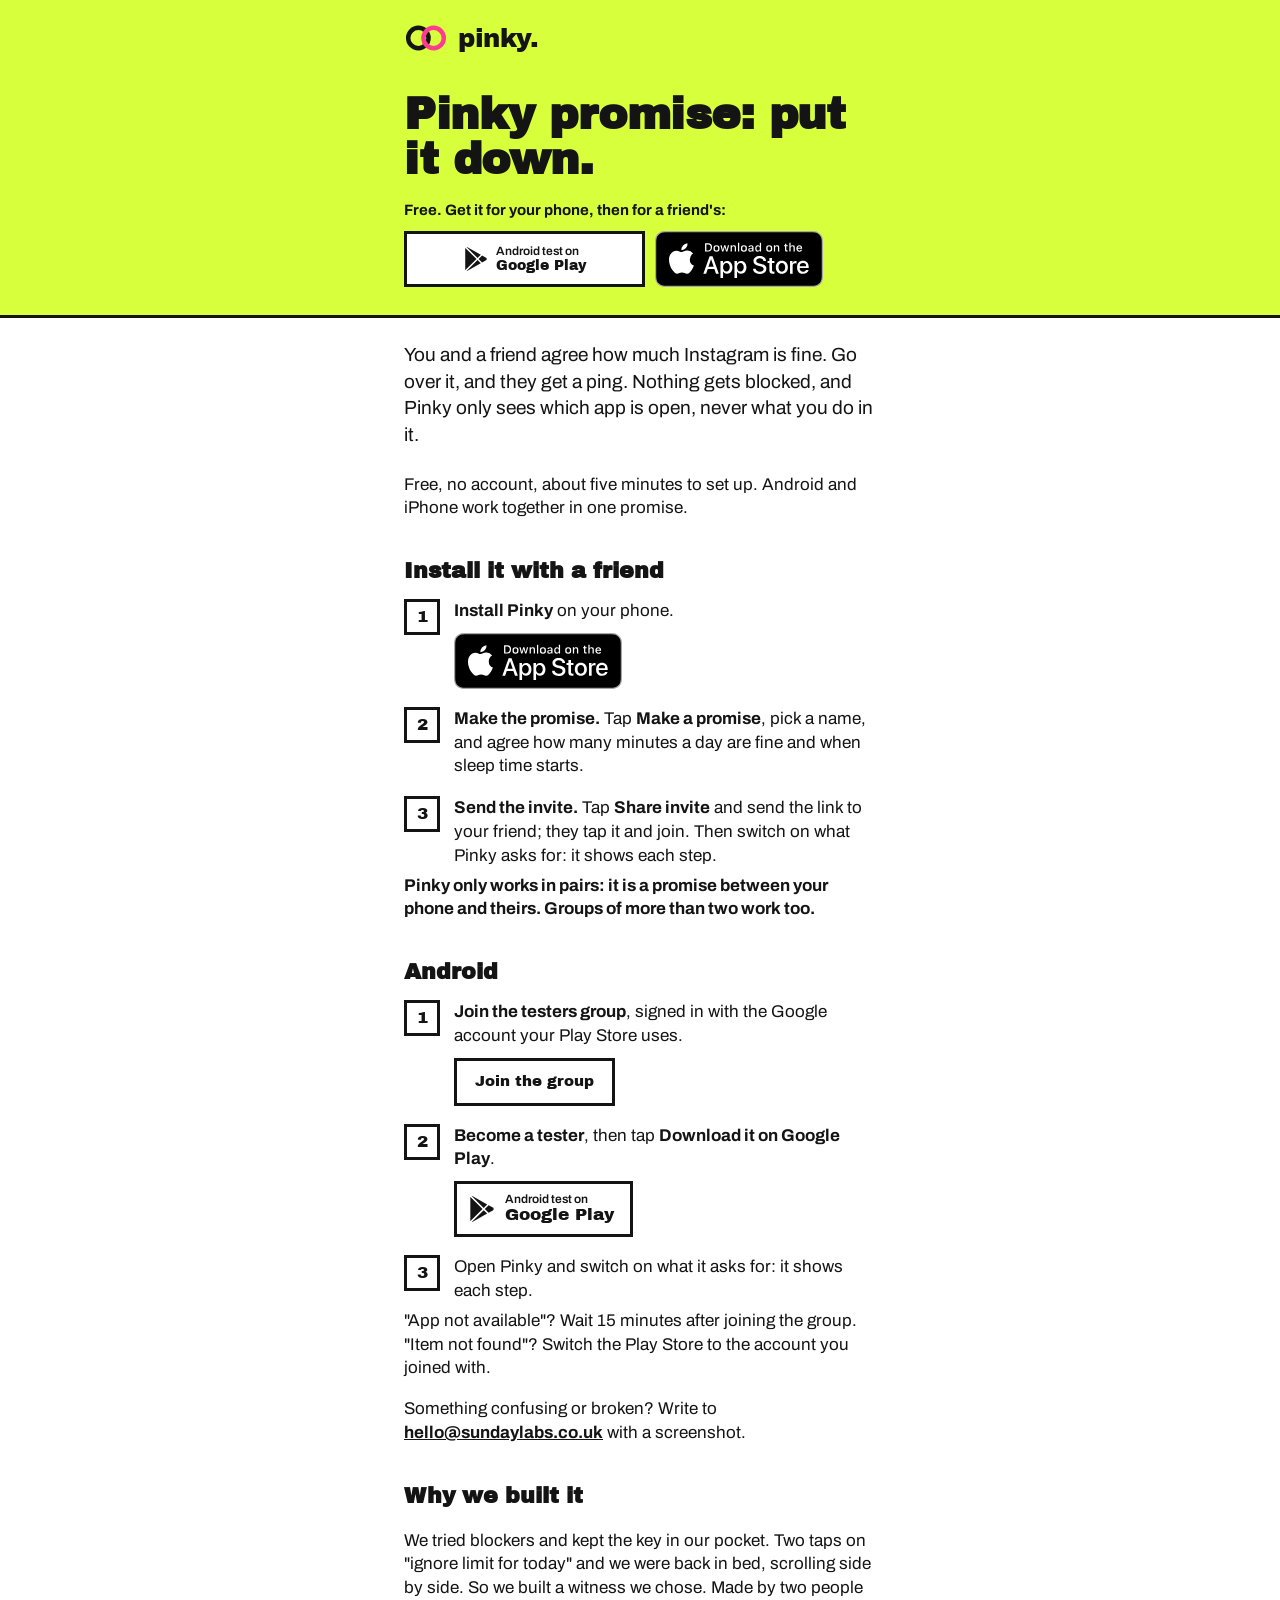
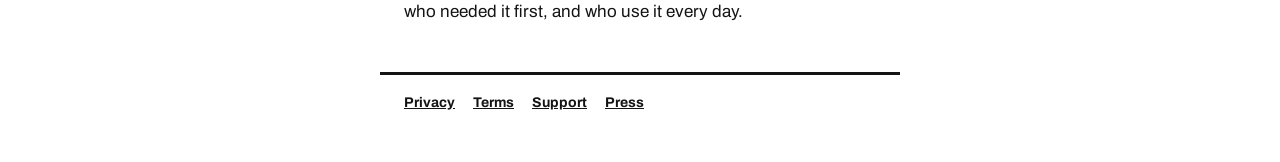
<file: index.html>
<!doctype html>
<html lang="en">
<head>
<meta charset="utf-8">
<meta name="viewport" content="width=device-width, initial-scale=1">
<title>Pinky: put it down</title>
<meta name="description" content="Pinky promise: put it down. Two of you agree how much Instagram is fine; go over it and the other one knows.">
<meta property="og:title" content="Pinky promise: put it down.">
<meta property="og:description" content="Two of you agree how much Instagram is fine. Go over it, and the other one knows.">
<meta property="og:image" content="https://pinkypromise.social/og.png">
<meta property="og:type" content="website">
<meta name="twitter:card" content="summary_large_image">
<meta name="theme-color" content="#D7FF3B">
<link rel="icon" href="icon.png">
<link rel="stylesheet" href="pinky.css?v=9">
</head>
<body data-stage="ios">
<header class="band lime">
  <div class="wrap brand">
    <svg class="rings" viewBox="0 0 34 22" aria-hidden="true"><circle cx="11" cy="11" r="8"/><circle cx="23" cy="11" r="8"/></svg>
    <span class="word">pinky.</span>
  </div>
  <div class="wrap">
    <h1>Pinky promise: put it down.</h1>
    <p class="pick"><span class="test">Free, in testing. Get it for your phone:</span><span class="live">Free. Get it for your phone, then for a friend's:</span></p>
  <div class="stores">
    <a class="box store test android" href="#android"><svg viewBox="0 0 24 24" aria-hidden="true"><path d="M22.018 13.298l-3.919 2.218-3.515-3.493 3.543-3.521 3.891 2.202a1.49 1.49 0 0 1 0 2.594zM1.337.924a1.486 1.486 0 0 0-.112.568v21.017c0 .217.045.419.124.6l11.155-11.087L1.337.924zm12.207 10.065l3.258-3.238L3.45.195a1.466 1.466 0 0 0-.946-.179l11.04 10.973zm0 2.067l-11 10.933c.298.036.612-.016.906-.183l13.324-7.54-3.23-3.21z"/></svg><span><small>Android test on</small>Google Play</span></a>
    <a class="box store test ios" href="https://testflight.apple.com/join/GpgY6eTr"><svg viewBox="0 0 24 24" aria-hidden="true"><path d="M2 21l21-9L2 3v7l15 2-15 2z"/></svg><span><small>iPhone test on</small>TestFlight</span></a>
    <a class="badge live android" href="https://play.google.com/store/apps/details?id=com.instablock.app"><img src="badges/google-play.png" alt="Get it on Google Play"></a>
    <a class="badge live ios" href="https://apps.apple.com/app/id6824449904"><img src="badges/app-store.svg" alt="Download on the App Store"></a>
  </div>
  </div>
</header>
<main class="wrap">
  <p class="lead">You and a friend agree how much Instagram is fine. Go over it, and they get a ping. Nothing gets blocked, and Pinky only sees which app is open, never what you do in it.</p>
  <p class="test">Pinky is in testing: free, no account, about five minutes to set up. Android and iPhone work together in one promise.</p>
  <p class="live">Free, no account, about five minutes to set up. Android and iPhone work together in one promise.</p>

  <section id="pair" class="live">
    <h2>Install it with a friend</h2>
    <ol class="steps">
      <li><span class="n">1</span><div><b>Install Pinky</b> on your phone.
        <div class="stores">
          <a class="badge live android" href="https://play.google.com/store/apps/details?id=com.instablock.app"><img src="badges/google-play.png" alt="Get it on Google Play"></a>
          <a class="badge live ios" href="https://apps.apple.com/app/id6824449904"><img src="badges/app-store.svg" alt="Download on the App Store"></a>
        </div></div></li>
      <li><span class="n">2</span><div><b>Make the promise.</b> Tap <b>Make a promise</b>, pick a name, and agree how many minutes a day are fine and when sleep time starts.</div></li>
      <li><span class="n">3</span><div><b>Send the invite.</b> Tap <b>Share invite</b> and send the link to your friend; they tap it and join. Then switch on what Pinky asks for: it shows each step.</div></li>
    </ol>
    <p class="note">Pinky only works in pairs: it is a promise between your phone and theirs. Groups of more than two work too.</p>
  </section>

  <section id="android" class="test android">
    <h2>Android</h2>
    <ol class="steps">
      <li><span class="n">1</span><div><b>Join the testers group</b>, signed in with the Google account your Play Store uses.
        <a class="box" href="https://groups.google.com/g/pinky-testers">Join the group</a></div></li>
      <li><span class="n">2</span><div><b>Become a tester</b>, then tap <b>Download it on Google Play</b>.
        <a class="box store test android" href="https://play.google.com/apps/testing/com.instablock.app"><svg viewBox="0 0 24 24" aria-hidden="true"><path d="M22.018 13.298l-3.919 2.218-3.515-3.493 3.543-3.521 3.891 2.202a1.49 1.49 0 0 1 0 2.594zM1.337.924a1.486 1.486 0 0 0-.112.568v21.017c0 .217.045.419.124.6l11.155-11.087L1.337.924zm12.207 10.065l3.258-3.238L3.45.195a1.466 1.466 0 0 0-.946-.179l11.04 10.973zm0 2.067l-11 10.933c.298.036.612-.016.906-.183l13.324-7.54-3.23-3.21z"/></svg><span><small>Android test on</small>Google Play</span></a></div></li>
      <li><span class="n">3</span><div>Open Pinky and switch on what it asks for: it shows each step.</div></li>
    </ol>
    <p class="note">"App not available"? Wait 15 minutes after joining the group. "Item not found"? Switch the Play Store to the account you joined with.</p>
  </section>

  <section id="iphone" class="test ios">
    <h2>iPhone</h2>
    <ol class="steps">
      <li><span class="n">1</span><div>Install <b>TestFlight</b> from the App Store: Apple's app for trying apps before they're out. Pinky needs iOS 16 or newer.</div></li>
      <li><span class="n">2</span><div>Open the TestFlight link on your iPhone and tap <b>Accept</b>, then <b>Install</b>.
        <a class="box store test ios" href="https://testflight.apple.com/join/GpgY6eTr"><svg viewBox="0 0 24 24" aria-hidden="true"><path d="M2 21l21-9L2 3v7l15 2-15 2z"/></svg><span><small>iPhone test on</small>TestFlight</span></a></div></li>
      <li><span class="n">3</span><div>Open Pinky, allow <b>Screen Time</b>, pick Instagram and allow notifications.</div></li>
    </ol>
  </section>

  <h2 class="test">Then make the promise</h2>
  <p class="test">One of you taps <b>Make a promise</b> and sends the invite. The other taps the link and joins.</p>
  <p class="test">Something confusing or broken? Send a screenshot to <a href="mailto:hello@sundaylabs.co.uk">hello@sundaylabs.co.uk</a>, or use <b>Send Beta Feedback</b> in TestFlight.</p>
  <p class="live">Something confusing or broken? Write to <a href="mailto:hello@sundaylabs.co.uk">hello@sundaylabs.co.uk</a> with a screenshot.</p>
  <h2>Why we built it</h2>
  <p>We tried blockers and kept the key in our pocket. Two taps on "ignore limit for today" and we were back in bed, scrolling side by side. So we built a witness we chose. Made by two people who needed it first, and who use it every day.</p>
</main>
<script>
  // The steps for this phone first.
  if (/iPhone|iPad|iPod/.test(navigator.userAgent)) {
    var a = document.getElementById("android");
    a.parentNode.insertBefore(document.getElementById("iphone"), a);
  }
  // Campaign tags (utm_*) on this page's address travel to Google Play as the install referrer,
  // so Play Console's acquisition report says where an install came from. Nothing else is passed on.
  var utm = location.search.slice(1).split("&").filter(function (q) { return /^utm_[a-z]+=/.test(q); }).join("&");
  if (utm) {
    var links = document.querySelectorAll('a[href^="https://play.google.com/store/apps/details"]');
    for (var i = 0; i < links.length; i++) {
      var u = new URL(links[i].href); u.searchParams.set("referrer", utm); links[i].href = u.toString();
    }
  }
</script>
<footer class="wrap foot"><nav class="links"><a href="privacy/">Privacy</a><a href="terms/">Terms</a><a href="support/">Support</a><a href="press/">Press</a></nav></footer>
</body>
</html>
</file>
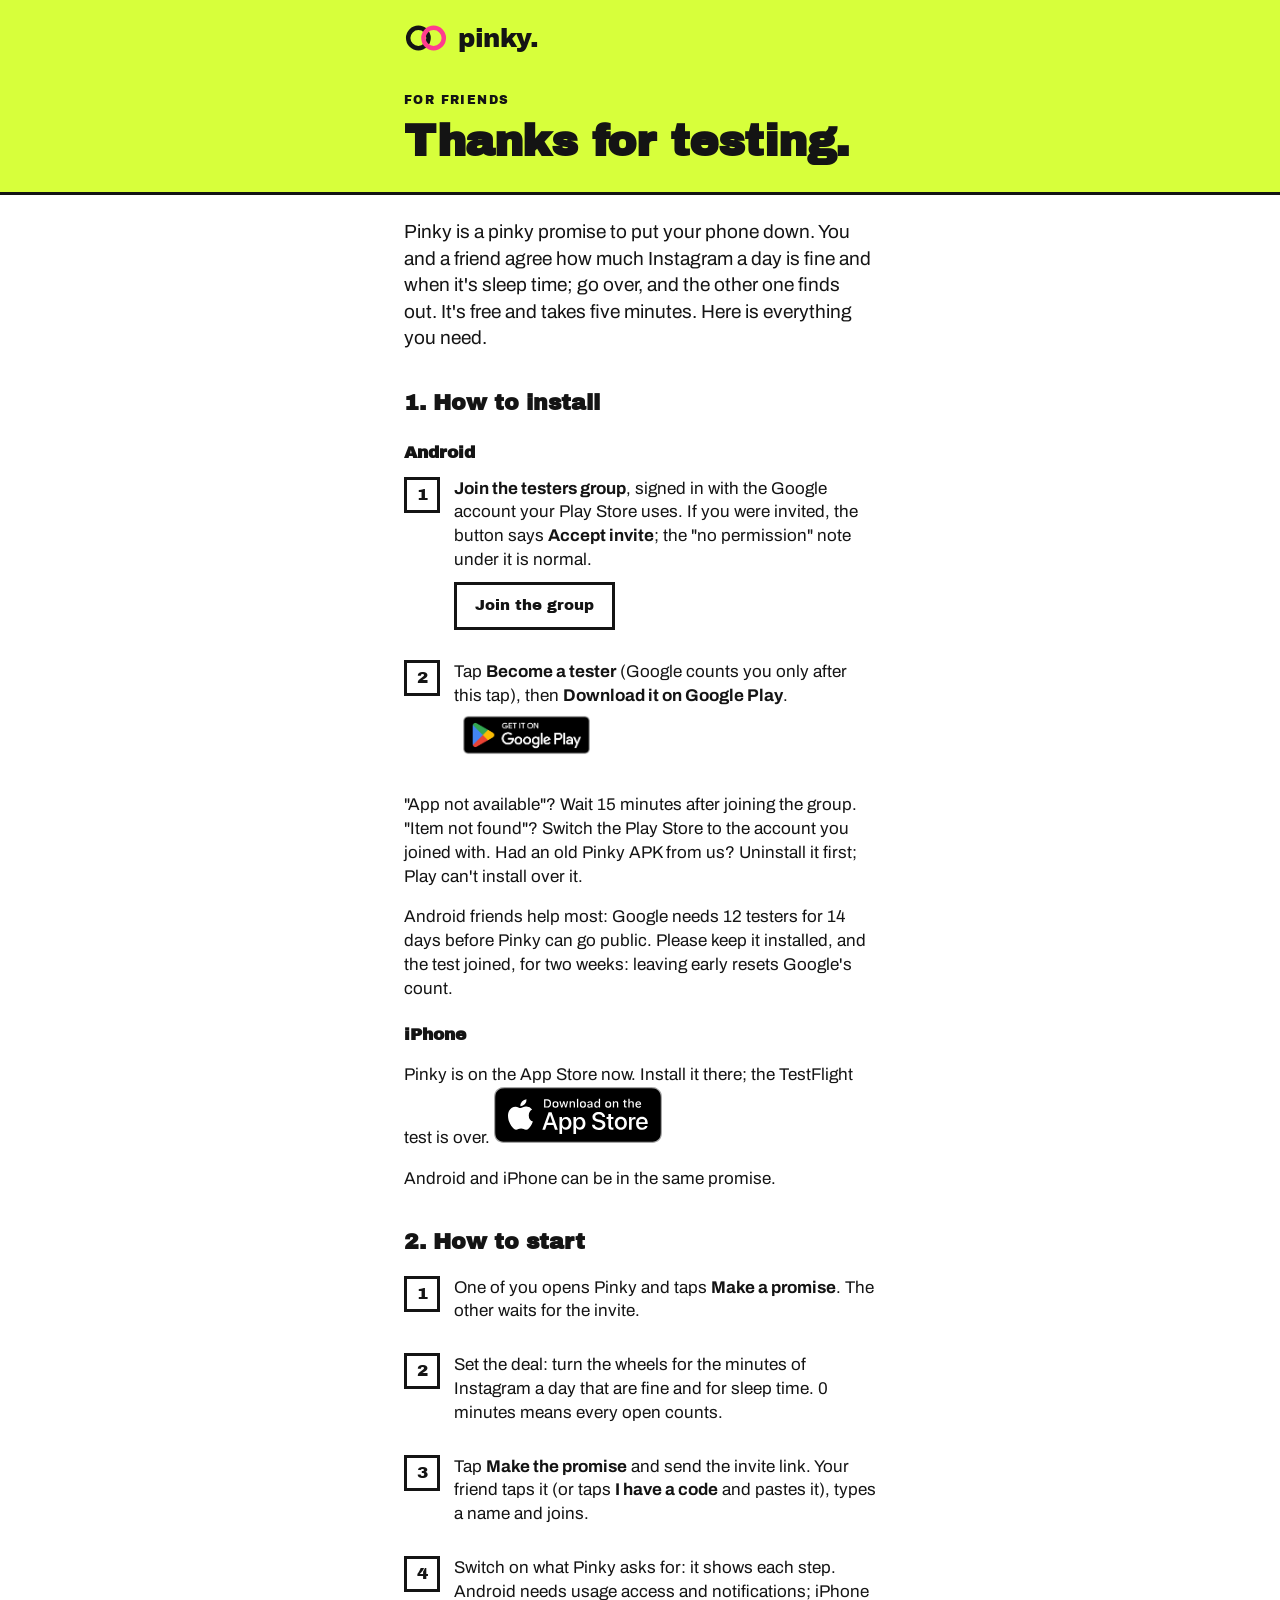
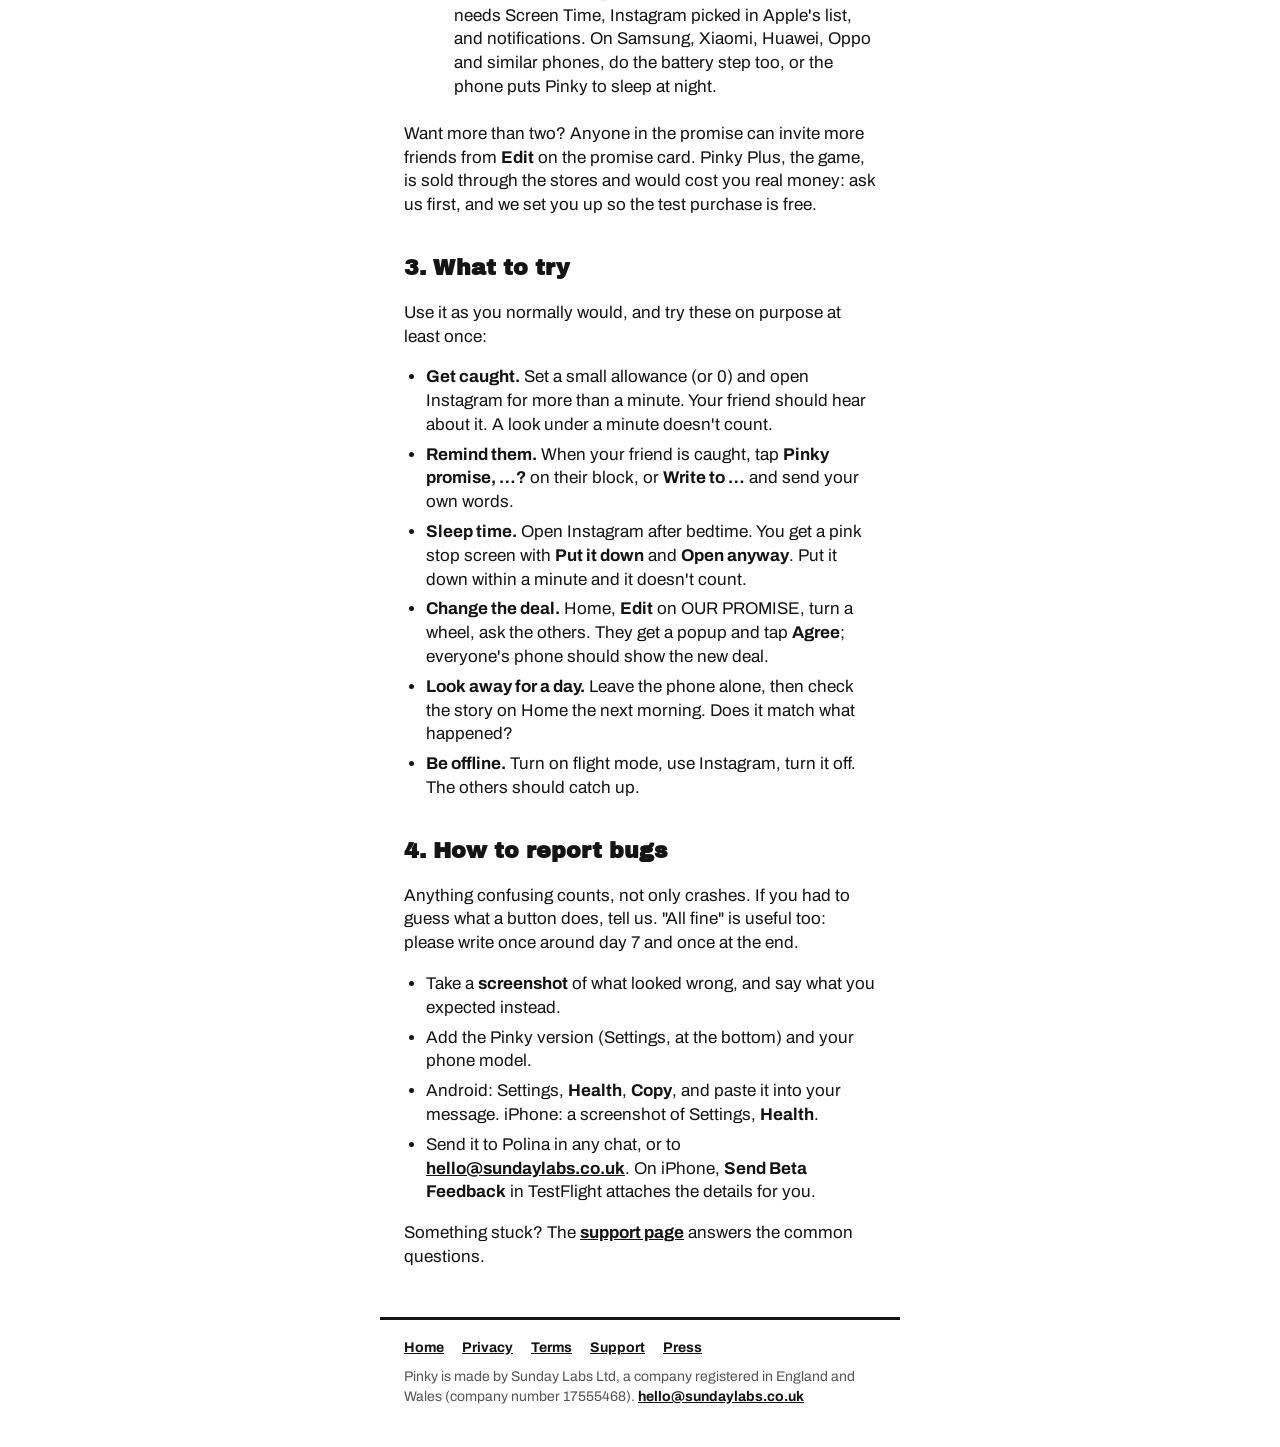
<file: friends/index.html>
<!doctype html>
<html lang="en">
<head>
<meta charset="utf-8">
<meta name="viewport" content="width=device-width, initial-scale=1">
<title>Pinky for friends</title>
<meta name="description" content="For friends testing Pinky: how to install it, how to start, what to try, and how to tell us what broke.">
<meta name="robots" content="noindex">
<meta property="og:title" content="Pinky for friends">
<meta property="og:description" content="Install it, make a promise with a friend, try to break it, tell us what broke.">
<meta property="og:image" content="https://pinkypromise.social/og.png">
<meta property="og:type" content="website">
<meta name="theme-color" content="#D7FF3B">
<link rel="icon" href="../icon.png">
<link rel="stylesheet" href="../pinky.css?v=8">
</head>
<body data-stage="ios">
<header class="band lime">
  <div class="wrap brand"><a class="home" href="../">
    <svg class="rings" viewBox="0 0 34 22" aria-hidden="true"><circle cx="11" cy="11" r="8"/><circle cx="23" cy="11" r="8"/></svg>
    <span class="word">pinky.</span></a>
  </div>
  <div class="wrap">
    <p class="kicker">For friends</p>
    <h1>Thanks for testing.</h1>
  </div>
</header>
<main class="wrap doc">

<p class="lead">Pinky is a pinky promise to put your phone down. You and a friend agree how much Instagram a day is fine and when it's sleep time; go over, and the other one finds out. It's free and takes five minutes. Here is everything you need.</p>

<h2>1. How to install</h2>
<h3>Android</h3>
<ol class="steps test android">
  <li><span class="n">1</span><div><b>Join the testers group</b>, signed in with the Google account your Play Store uses. If you were invited, the button says <b>Accept invite</b>; the "no permission" note under it is normal.
    <a class="box" href="https://groups.google.com/g/pinky-testers">Join the group</a></div></li>
  <li><span class="n">2</span><div>Tap <b>Become a tester</b> (Google counts you only after this tap), then <b>Download it on Google Play</b>.
    <a class="badge" href="https://play.google.com/apps/testing/com.instablock.app"><img src="../badges/google-play.png" alt="Get it on Google Play"></a></div></li>
</ol>
<p>"App not available"? Wait 15 minutes after joining the group. "Item not found"? Switch the Play Store to the account you joined with. Had an old Pinky APK from us? Uninstall it first; Play can't install over it.</p>
<p class="test android">Android friends help most: Google needs 12 testers for 14 days before Pinky can go public. Please keep it installed, and the test joined, for two weeks: leaving early resets Google's count.</p>

<p class="live android">Pinky is on Google Play now; the testers group is no longer needed.
  <a class="badge" href="https://play.google.com/store/apps/details?id=com.instablock.app"><img src="../badges/google-play.png" alt="Get it on Google Play"></a></p>

<h3>iPhone</h3>
<p class="live ios">Pinky is on the App Store now. Install it there; the TestFlight test is over.
  <a class="badge" href="https://apps.apple.com/app/id6824449904"><img src="../badges/app-store.svg" alt="Download on the App Store"></a></p>
<ol class="steps test ios">
  <li><span class="n">1</span><div>Install <b>TestFlight</b> from the App Store: Apple's app for trying apps before they're out. Pinky needs iOS 16 or newer.</div></li>
  <li><span class="n">2</span><div>Open the link on your iPhone and tap <b>Accept</b>, then <b>Install</b>.
    <a class="badge" href="https://testflight.apple.com/join/GpgY6eTr"><img src="../badges/app-store.svg" alt="Download on the App Store"></a></div></li>
</ol>
<p>Android and iPhone can be in the same promise.</p>

<h2>2. How to start</h2>
<ol class="steps">
  <li><span class="n">1</span><div>One of you opens Pinky and taps <b>Make a promise</b>. The other waits for the invite.</div></li>
  <li><span class="n">2</span><div>Set the deal: turn the wheels for the minutes of Instagram a day that are fine and for sleep time. 0 minutes means every open counts.</div></li>
  <li><span class="n">3</span><div>Tap <b>Make the promise</b> and send the invite link. Your friend taps it (or taps <b>I have a code</b> and pastes it), types a name and joins.</div></li>
  <li><span class="n">4</span><div>Switch on what Pinky asks for: it shows each step. Android needs usage access and notifications; iPhone needs Screen Time, Instagram picked in Apple's list, and notifications. On Samsung, Xiaomi, Huawei, Oppo and similar phones, do the battery step too, or the phone puts Pinky to sleep at night.</div></li>
</ol>
<p>Want more than two? Anyone in the promise can invite more friends from <b>Edit</b> on the promise card. Pinky Plus, the game, is sold through the stores and would cost you real money: ask us first, and we set you up so the test purchase is free.</p>

<h2>3. What to try</h2>
<p>Use it as you normally would, and try these on purpose at least once:</p>
<ul>
<li><b>Get caught.</b> Set a small allowance (or 0) and open Instagram for more than a minute. Your friend should hear about it. A look under a minute doesn't count.</li>
<li><b>Remind them.</b> When your friend is caught, tap <b>Pinky promise, …?</b> on their block, or <b>Write to …</b> and send your own words.</li>
<li><b>Sleep time.</b> Open Instagram after bedtime. You get a pink stop screen with <b>Put it down</b> and <b>Open anyway</b>. Put it down within a minute and it doesn't count.</li>
<li><b>Change the deal.</b> Home, <b>Edit</b> on OUR PROMISE, turn a wheel, ask the others. They get a popup and tap <b>Agree</b>; everyone's phone should show the new deal.</li>
<li><b>Look away for a day.</b> Leave the phone alone, then check the story on Home the next morning. Does it match what happened?</li>
<li><b>Be offline.</b> Turn on flight mode, use Instagram, turn it off. The others should catch up.</li>
</ul>

<h2>4. How to report bugs</h2>
<p>Anything confusing counts, not only crashes. If you had to guess what a button does, tell us. "All fine" is useful too: please write once around day 7 and once at the end.</p>
<ul>
<li>Take a <b>screenshot</b> of what looked wrong, and say what you expected instead.</li>
<li>Add the Pinky version (Settings, at the bottom) and your phone model.</li>
<li>Android: Settings, <b>Health</b>, <b>Copy</b>, and paste it into your message. iPhone: a screenshot of Settings, <b>Health</b>.</li>
<li>Send it to Polina in any chat, or to <a href="mailto:hello@sundaylabs.co.uk">hello@sundaylabs.co.uk</a>. On iPhone, <b>Send Beta Feedback</b> in TestFlight attaches the details for you.</li>
</ul>
<p>Something stuck? The <a href="../support/">support page</a> answers the common questions.</p>
</main>
<footer class="wrap foot"><nav class="links"><a href="../">Home</a><a href="../privacy/">Privacy</a><a href="../terms/">Terms</a><a href="../support/">Support</a><a href="../press/">Press</a></nav>
<p>Pinky is made by Sunday Labs Ltd, a company registered in England and Wales (company number 17555468). <a href="mailto:hello@sundaylabs.co.uk">hello@sundaylabs.co.uk</a></p></footer>
</body>
</html>
</file>
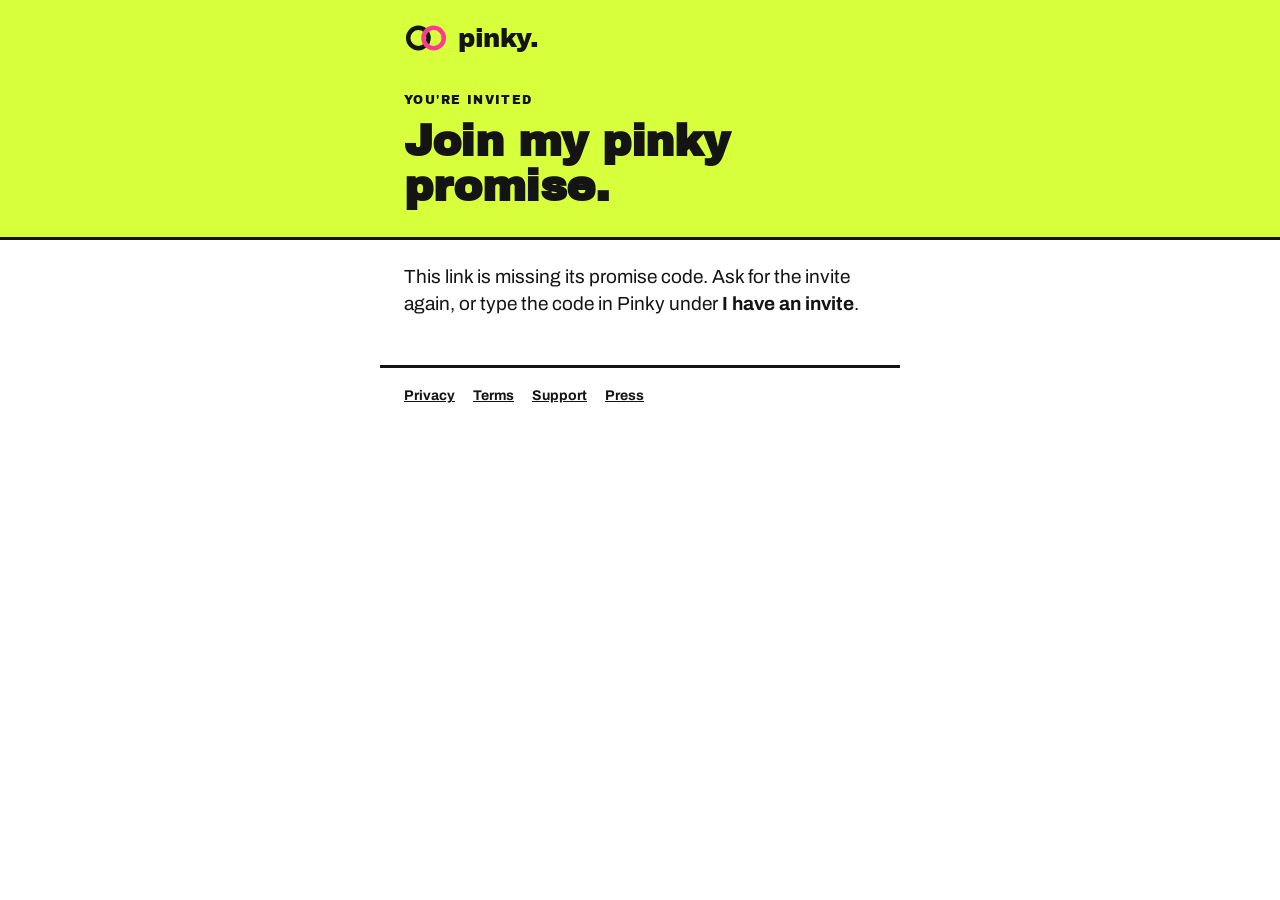
<file: j/index.html>
<!doctype html>
<html lang="en">
<head>
<meta charset="utf-8">
<meta name="viewport" content="width=device-width, initial-scale=1">
<meta name="robots" content="noindex">
<title>Join my pinky promise</title>
<meta name="description" content="Put it down, together. Agree how much Instagram is fine; go over it and the other one knows.">
<!-- Link previews. The promise code is after "#" in the link, so preview fetchers never see it. -->
<meta property="og:title" content="Join my pinky promise">
<meta property="og:description" content="Put it down, together. Agree how much Instagram is fine; go over it and the other one knows.">
<meta property="og:image" content="https://pinkypromise.social/og.png">
<meta property="og:image:width" content="1200">
<meta property="og:image:height" content="630">
<meta property="og:type" content="website">
<meta name="twitter:card" content="summary_large_image">
<meta name="theme-color" content="#D7FF3B">
<link rel="icon" href="../icon.png">
<link rel="stylesheet" href="../pinky.css?v=8">
</head>
<body data-stage="ios">
<header class="band lime">
  <div class="wrap brand">
    <svg class="rings" viewBox="0 0 34 22" aria-hidden="true"><circle cx="11" cy="11" r="8"/><circle cx="23" cy="11" r="8"/></svg>
    <span class="word">pinky.</span>
  </div>
  <div class="wrap">
    <p class="kicker">You're invited</p>
    <h1>Join my pinky promise.</h1>
  </div>
</header>

<main class="wrap">
  <section id="has-code" hidden>
    <p class="lead">The promise is a deal on how much Instagram is fine. Join, and if either of you goes over it, the other one knows.</p>

    <div class="code-box">
      <span class="label">Promise code</span>
      <span id="code" class="code"></span>
    </div>

    <a id="open" class="pill" href="#" hidden>Open in Pinky</a>

    <h2>No Pinky yet?</h2>
    <ol class="steps">
      <li>
        <span class="n">1</span>
        <div><b>Copy the invite</b>, so Pinky can find it after you install.
          <button id="copy" class="box" type="button">Copy the invite</button>
          <span id="copied" class="note" hidden>Copied.</span>
        </div>
      </li>
      <li>
        <span class="n">2</span>
        <div><b>Get Pinky.</b> It's free<span class="test ios">, in testing</span>:
          <div class="stores">
            <a id="play" class="box store test android" href="../#android"><svg viewBox="0 0 24 24" aria-hidden="true"><path d="M22.018 13.298l-3.919 2.218-3.515-3.493 3.543-3.521 3.891 2.202a1.49 1.49 0 0 1 0 2.594zM1.337.924a1.486 1.486 0 0 0-.112.568v21.017c0 .217.045.419.124.6l11.155-11.087L1.337.924zm12.207 10.065l3.258-3.238L3.45.195a1.466 1.466 0 0 0-.946-.179l11.04 10.973zm0 2.067l-11 10.933c.298.036.612-.016.906-.183l13.324-7.54-3.23-3.21z"/></svg><span><small>Android test on</small>Google Play</span></a>
            <a id="ios" class="box store test ios" href="https://testflight.apple.com/join/GpgY6eTr"><svg viewBox="0 0 24 24" aria-hidden="true"><path d="M2 21l21-9L2 3v7l15 2-15 2z"/></svg><span><small>iPhone test on</small>TestFlight</span></a>
            <a class="badge live android" id="play-live" href="https://play.google.com/store/apps/details?id=com.instablock.app"><img src="../badges/google-play.png" alt="Get it on Google Play"></a>
    <a class="badge live ios" id="ios-live" href="https://apps.apple.com/app/id6824449904"><img src="../badges/app-store.svg" alt="Download on the App Store"></a>
          </div>
          <span class="note test ios">Android: join the testers group, then tap Become a tester. iPhone: tap Accept, then Install.</span>
          <span class="note test android ios-only">Android: join the testers group, then tap Become a tester.</span>
        </div>
      </li>
      <li>
        <span class="n">3</span>
        <div>Open Pinky, tap <b>I have an invite</b>, then <b>Paste invite</b>.</div>
      </li>
    </ol>
  </section>

  <section id="no-code" hidden>
    <p class="lead">This link is missing its promise code. Ask for the invite again, or type the code in Pinky under <b>I have an invite</b>.</p>
  </section>
</main>

<footer class="wrap foot"><nav class="links"><a href="../privacy/">Privacy</a><a href="../terms/">Terms</a><a href="../support/">Support</a><a href="../press/">Press</a></nav></footer>

<script>
(function () {
  // The code is the promise's key: it lives only in the fragment and in this page.
  var ALPHABET = "ABCDEFGHJKLMNPQRSTUVWXYZ23456789";
  var raw = decodeURIComponent(location.hash.slice(1)).toUpperCase().replace(/[^A-Z0-9]/g, "");
  var ok = raw.length === 16 && raw.split("").every(function (c) { return ALPHABET.indexOf(c) >= 0; });
  if (!ok) { document.getElementById("no-code").hidden = false; return; }
  var code = raw.match(/.{4}/g).join("-");
  document.getElementById("has-code").hidden = false;
  document.getElementById("code").textContent = code;
  // "Open in Pinky" only where the code can't land in another app. On Android an intent URL names
  // the package, so only Pinky receives it (and without Pinky, Android opens its Play page). A bare
  // pinky:// link could be claimed by any app that registers the scheme, so iPhones (until
  // Universal Links are verified) and computers get "Copy the invite" + "Paste invite" instead.
  var open = document.getElementById("open");
  if (/Android/i.test(navigator.userAgent)) {
    open.href = "intent://join/" + code + "#Intent;scheme=pinky;package=com.instablock.app;end";
    open.hidden = false;
  }

  var invite = "Join my pinky promise: " + location.origin + location.pathname + "#" + code;
  var copied = document.getElementById("copied");
  document.getElementById("copy").addEventListener("click", function () {
    function done() { copied.hidden = false; }
    if (navigator.clipboard && navigator.clipboard.writeText) {
      navigator.clipboard.writeText(invite).then(done, fallback);
    } else { fallback(); }
    function fallback() {
      var t = document.createElement("textarea");
      t.value = invite; t.setAttribute("readonly", ""); t.style.position = "fixed"; t.style.opacity = "0";
      document.body.appendChild(t); t.select();
      try { document.execCommand("copy"); done(); } catch (e) {}
      document.body.removeChild(t);
    }
  });

  // The store for this phone first.
  if (/iPhone|iPad|iPod/.test(navigator.userAgent)) {
    var stores = document.querySelector(".stores");
    stores.insertBefore(document.getElementById("ios"), stores.firstChild);
    stores.insertBefore(document.getElementById("ios-live"), stores.firstChild);
  }
})();
</script>
</body>
</html>
</file>
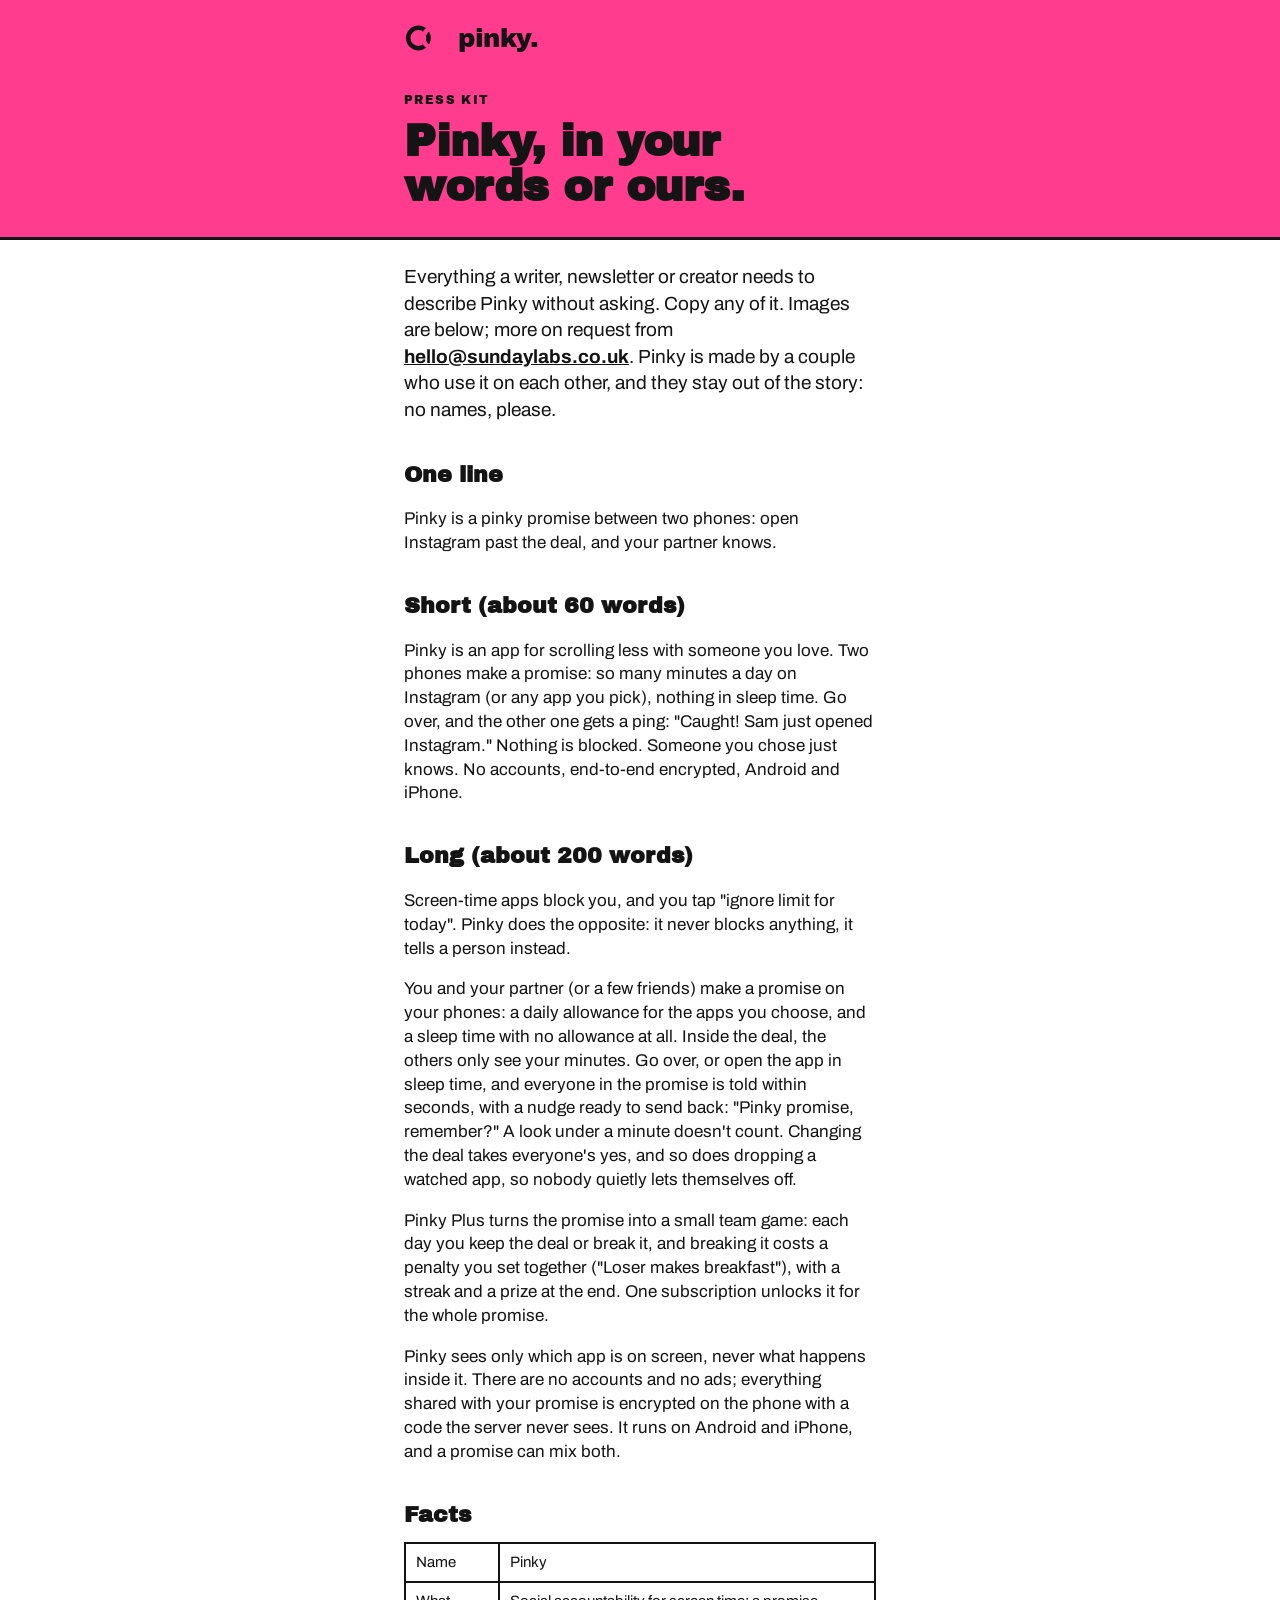
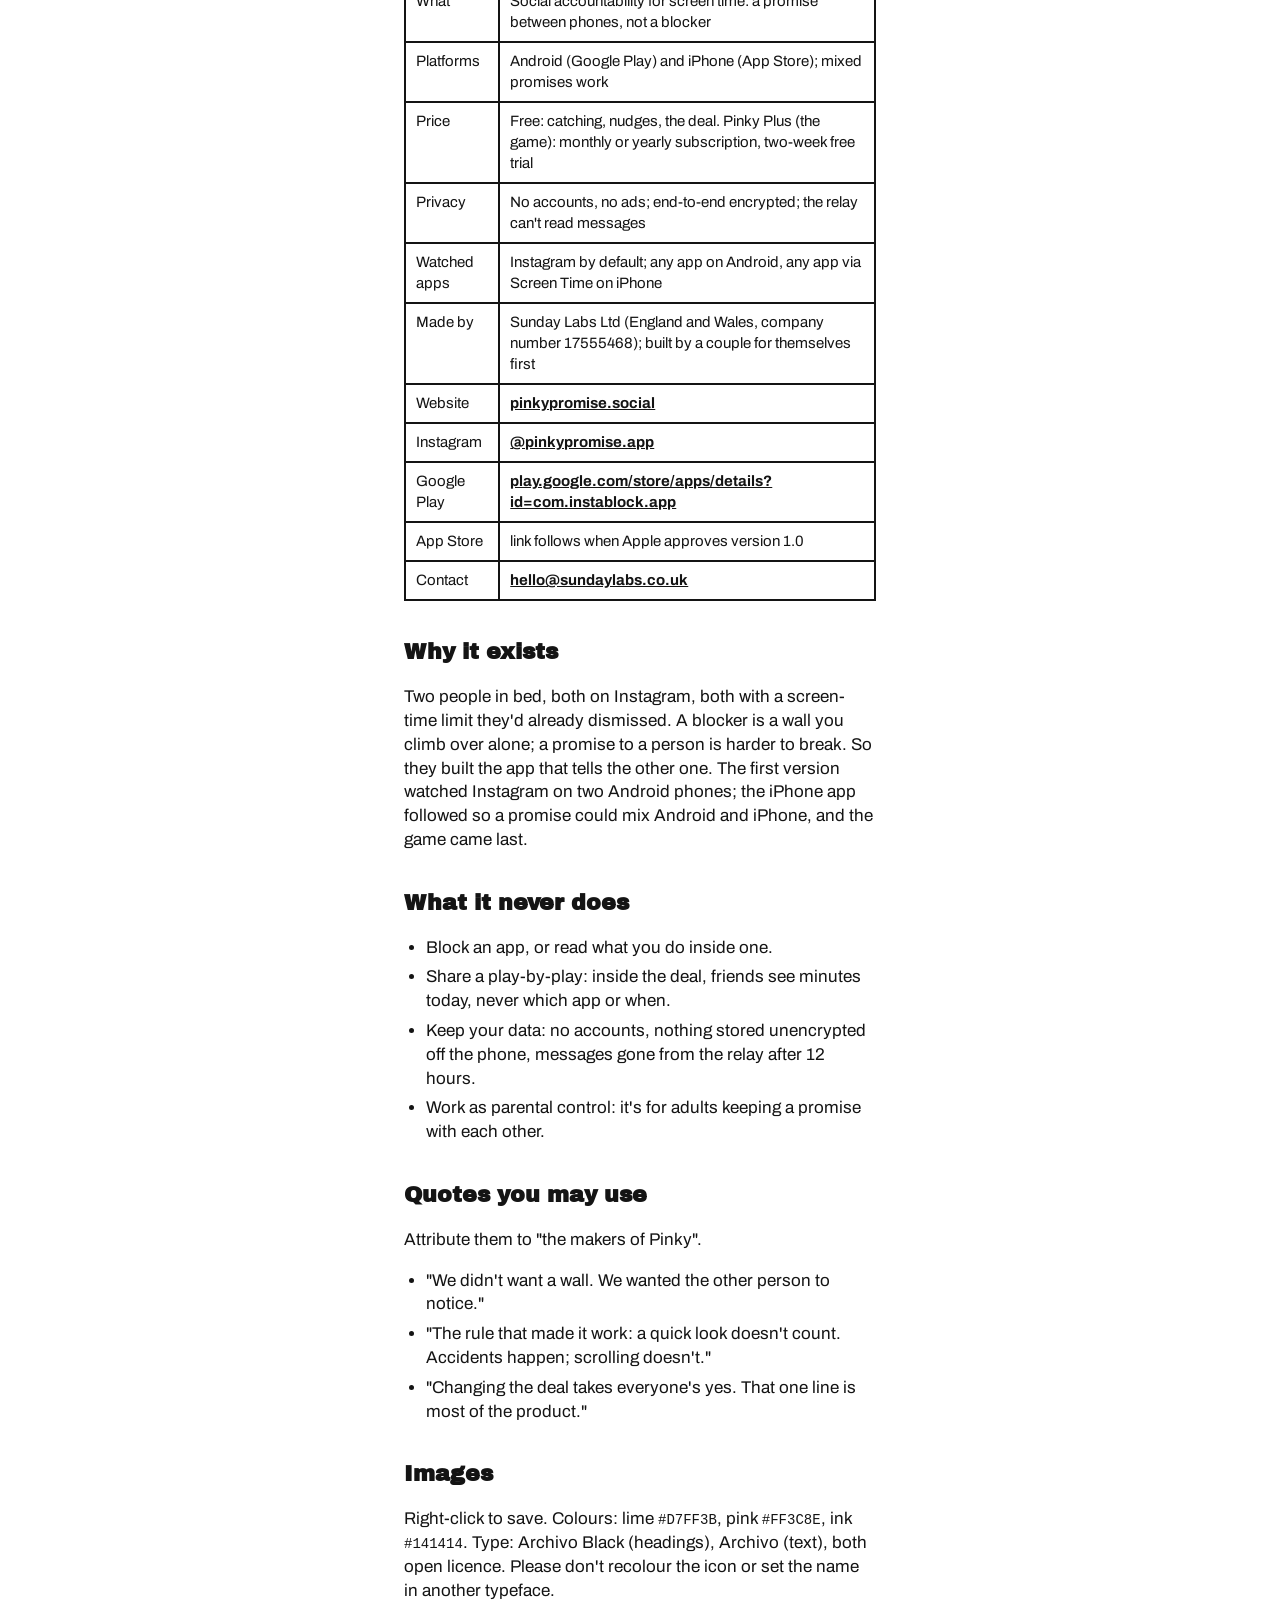
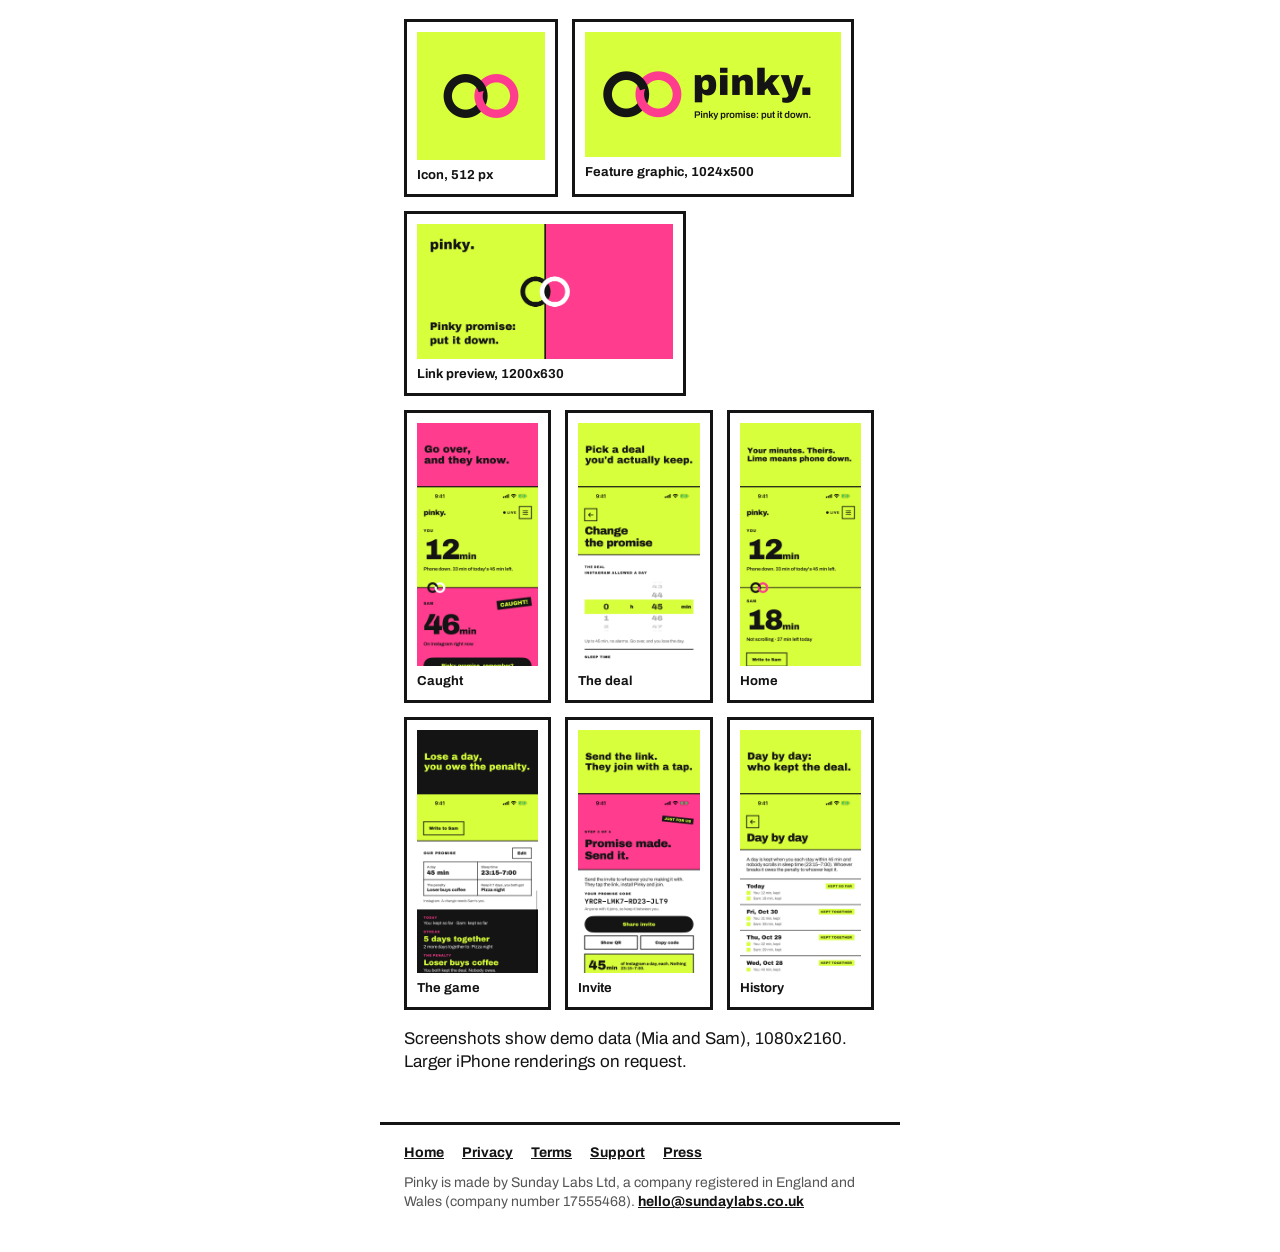
<file: press/index.html>
<!doctype html>
<html lang="en">
<head>
<meta charset="utf-8">
<meta name="viewport" content="width=device-width, initial-scale=1">
<title>Pinky press kit</title>
<meta name="description" content="Describe Pinky without asking: one line, short and long copy, facts, quotes and images.">
<meta property="og:title" content="Pinky press kit">
<meta property="og:description" content="Describe Pinky without asking: one line, short and long copy, facts, quotes and images.">
<meta property="og:image" content="https://pinkypromise.social/og.png">
<meta property="og:type" content="website">
<meta name="theme-color" content="#D7FF3B">
<link rel="icon" href="../icon.png">
<link rel="stylesheet" href="../pinky.css?v=8">
</head>
<body>
<header class="band pink">
  <div class="wrap brand"><a class="home" href="../">
    <svg class="rings" viewBox="0 0 34 22" aria-hidden="true"><circle cx="11" cy="11" r="8"/><circle cx="23" cy="11" r="8"/></svg>
    <span class="word">pinky.</span></a>
  </div>
  <div class="wrap">
    <p class="kicker">Press kit</p>
    <h1>Pinky, in your words or ours.</h1>
  </div>
</header>
<main class="wrap doc">

<p class="lead">Everything a writer, newsletter or creator needs to describe Pinky without asking. Copy any of it. Images are below; more on request from <a href="mailto:hello@sundaylabs.co.uk">hello@sundaylabs.co.uk</a>. Pinky is made by a couple who use it on each other, and they stay out of the story: no names, please.</p>

<h2>One line</h2>
<p>Pinky is a pinky promise between two phones: open Instagram past the deal, and your partner knows.</p>

<h2>Short (about 60 words)</h2>
<p>Pinky is an app for scrolling less with someone you love. Two phones make a promise: so many minutes a day on Instagram (or any app you pick), nothing in sleep time. Go over, and the other one gets a ping: "Caught! Sam just opened Instagram." Nothing is blocked. Someone you chose just knows. No accounts, end-to-end encrypted, Android and iPhone.</p>

<h2>Long (about 200 words)</h2>
<p>Screen-time apps block you, and you tap "ignore limit for today". Pinky does the opposite: it never blocks anything, it tells a person instead.</p>
<p>You and your partner (or a few friends) make a promise on your phones: a daily allowance for the apps you choose, and a sleep time with no allowance at all. Inside the deal, the others only see your minutes. Go over, or open the app in sleep time, and everyone in the promise is told within seconds, with a nudge ready to send back: "Pinky promise, remember?" A look under a minute doesn't count. Changing the deal takes everyone's yes, and so does dropping a watched app, so nobody quietly lets themselves off.</p>
<p>Pinky Plus turns the promise into a small team game: each day you keep the deal or break it, and breaking it costs a penalty you set together ("Loser makes breakfast"), with a streak and a prize at the end. One subscription unlocks it for the whole promise.</p>
<p>Pinky sees only which app is on screen, never what happens inside it. There are no accounts and no ads; everything shared with your promise is encrypted on the phone with a code the server never sees. It runs on Android and iPhone, and a promise can mix both.</p>

<h2>Facts</h2>
<table>
<tr><td>Name</td><td>Pinky</td></tr>
<tr><td>What</td><td>Social accountability for screen time: a promise between phones, not a blocker</td></tr>
<tr><td>Platforms</td><td>Android (Google Play) and iPhone (App Store); mixed promises work</td></tr>
<tr><td>Price</td><td>Free: catching, nudges, the deal. Pinky Plus (the game): monthly or yearly subscription, two-week free trial</td></tr>
<tr><td>Privacy</td><td>No accounts, no ads; end-to-end encrypted; the relay can't read messages</td></tr>
<tr><td>Watched apps</td><td>Instagram by default; any app on Android, any app via Screen Time on iPhone</td></tr>
<tr><td>Made by</td><td>Sunday Labs Ltd (England and Wales, company number 17555468); built by a couple for themselves first</td></tr>
<tr><td>Website</td><td><a href="https://pinkypromise.social/">pinkypromise.social</a></td></tr>
<tr><td>Instagram</td><td><a href="https://www.instagram.com/pinkypromise.app/">@pinkypromise.app</a></td></tr>
<tr><td>Google Play</td><td><a href="https://play.google.com/store/apps/details?id=com.instablock.app">play.google.com/store/apps/details?id=com.instablock.app</a></td></tr>
<tr><td>App Store</td><td>link follows when Apple approves version 1.0</td></tr>
<tr><td>Contact</td><td><a href="mailto:hello@sundaylabs.co.uk">hello@sundaylabs.co.uk</a></td></tr>
</table>

<h2>Why it exists</h2>
<p>Two people in bed, both on Instagram, both with a screen-time limit they'd already dismissed. A blocker is a wall you climb over alone; a promise to a person is harder to break. So they built the app that tells the other one. The first version watched Instagram on two Android phones; the iPhone app followed so a promise could mix Android and iPhone, and the game came last.</p>

<h2>What it never does</h2>
<ul>
<li>Block an app, or read what you do inside one.</li>
<li>Share a play-by-play: inside the deal, friends see minutes today, never which app or when.</li>
<li>Keep your data: no accounts, nothing stored unencrypted off the phone, messages gone from the relay after 12 hours.</li>
<li>Work as parental control: it's for adults keeping a promise with each other.</li>
</ul>

<h2>Quotes you may use</h2>
<p>Attribute them to "the makers of Pinky".</p>
<ul>
<li>"We didn't want a wall. We wanted the other person to notice."</li>
<li>"The rule that made it work: a quick look doesn't count. Accidents happen; scrolling doesn't."</li>
<li>"Changing the deal takes everyone's yes. That one line is most of the product."</li>
</ul>

<h2>Images</h2>
<p>Right-click to save. Colours: lime <code>#D7FF3B</code>, pink <code>#FF3C8E</code>, ink <code>#141414</code>. Type: Archivo Black (headings), Archivo (text), both open licence. Please don't recolour the icon or set the name in another typeface.</p>
<div class="kit">
<a href="icon-512.png"><img src="icon-512.png" alt="Pinky icon: two black rings on lime" width="128" height="128"><span>Icon, 512 px</span></a>
<a href="feature-graphic.png"><img src="feature-graphic.png" alt="Pinky feature graphic" width="256" height="125"><span>Feature graphic, 1024x500</span></a>
<a href="../og.png"><img src="../og.png" alt="Pinky link preview" width="256" height="134"><span>Link preview, 1200x630</span></a>
</div>
<div class="kit shots">
<a href="01-caught.png"><img src="01-caught.png" alt="Caught screen" loading="lazy"><span>Caught</span></a>
<a href="02-deal.png"><img src="02-deal.png" alt="The deal" loading="lazy"><span>The deal</span></a>
<a href="03-home.png"><img src="03-home.png" alt="Home" loading="lazy"><span>Home</span></a>
<a href="04-game.png"><img src="04-game.png" alt="The game" loading="lazy"><span>The game</span></a>
<a href="05-invite.png"><img src="05-invite.png" alt="Invite" loading="lazy"><span>Invite</span></a>
<a href="06-history.png"><img src="06-history.png" alt="History" loading="lazy"><span>History</span></a>
</div>
<p>Screenshots show demo data (Mia and Sam), 1080x2160. Larger iPhone renderings on request.</p>
</main>
<footer class="wrap foot"><nav class="links"><a href="../">Home</a><a href="../privacy/">Privacy</a><a href="../terms/">Terms</a><a href="../support/">Support</a><a href="../press/">Press</a></nav>
<p>Pinky is made by Sunday Labs Ltd, a company registered in England and Wales (company number 17555468). <a href="mailto:hello@sundaylabs.co.uk">hello@sundaylabs.co.uk</a></p></footer>
</body>
</html>
</file>
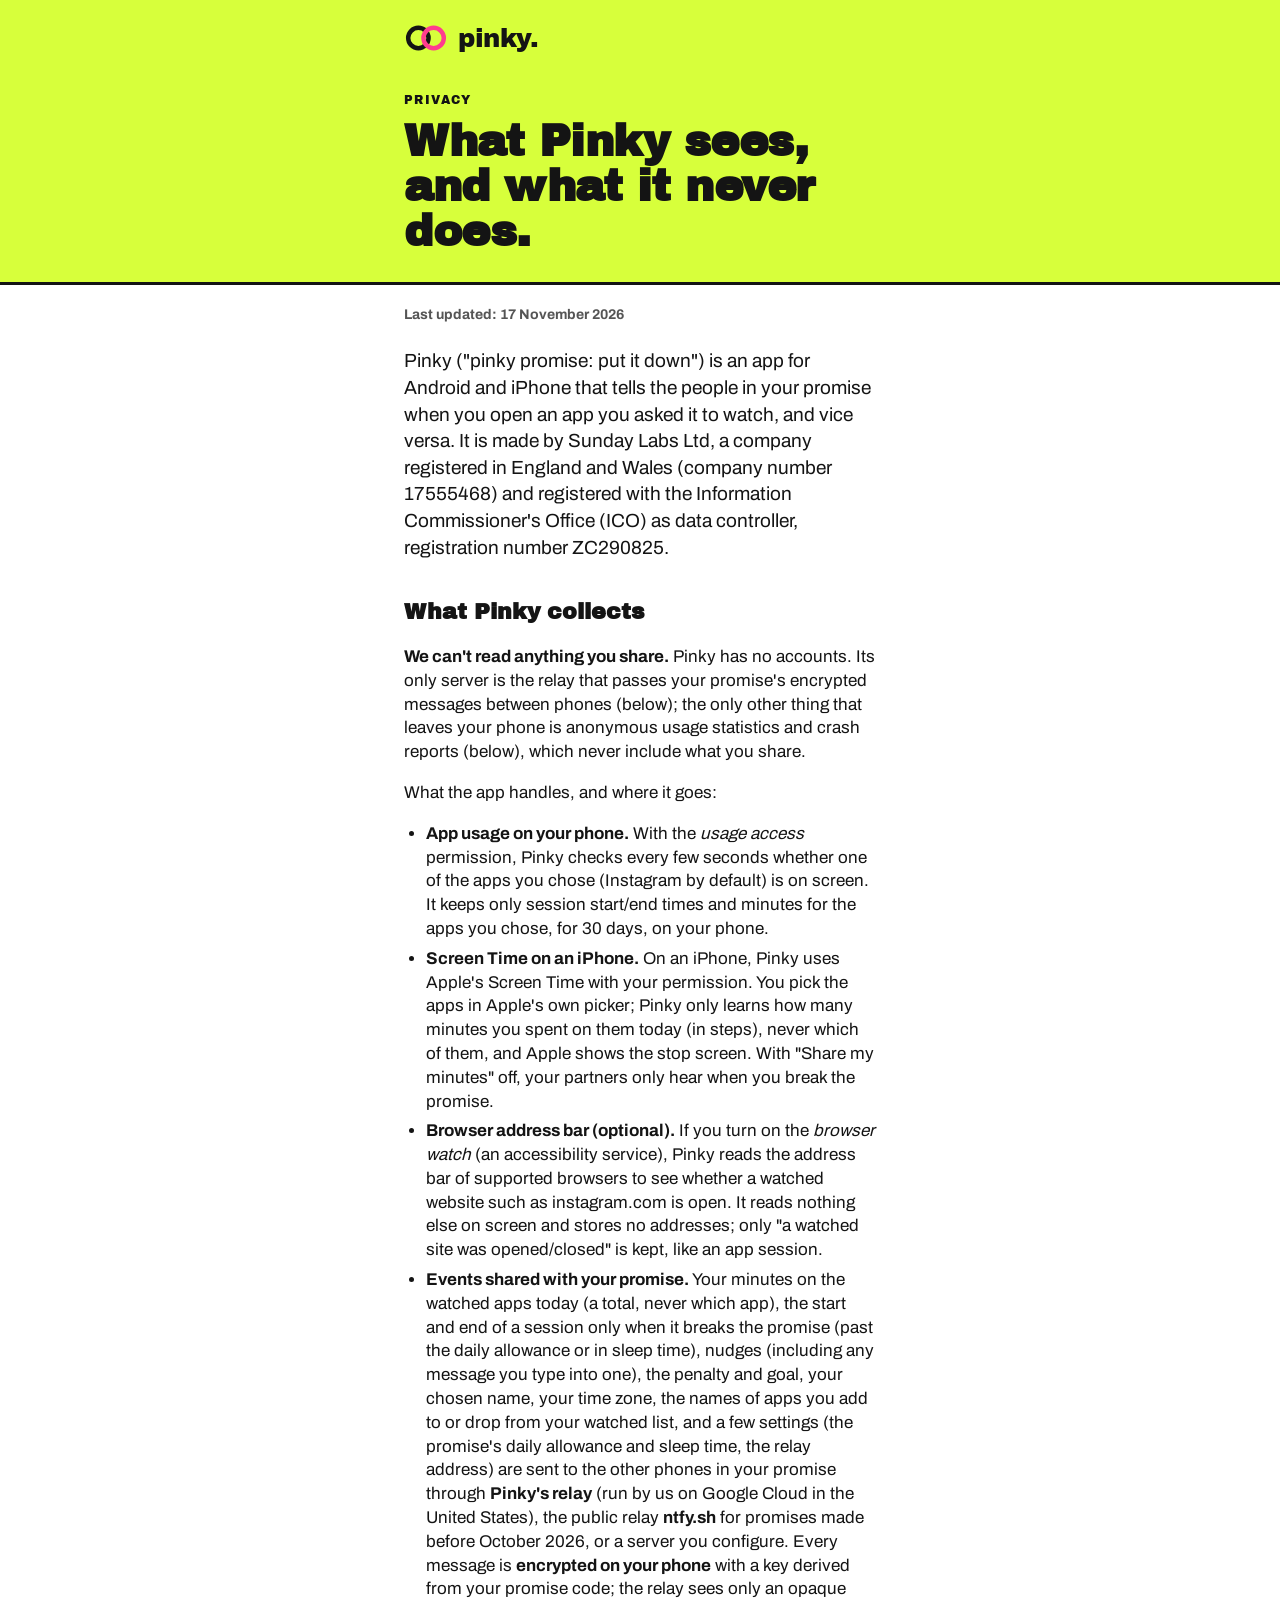
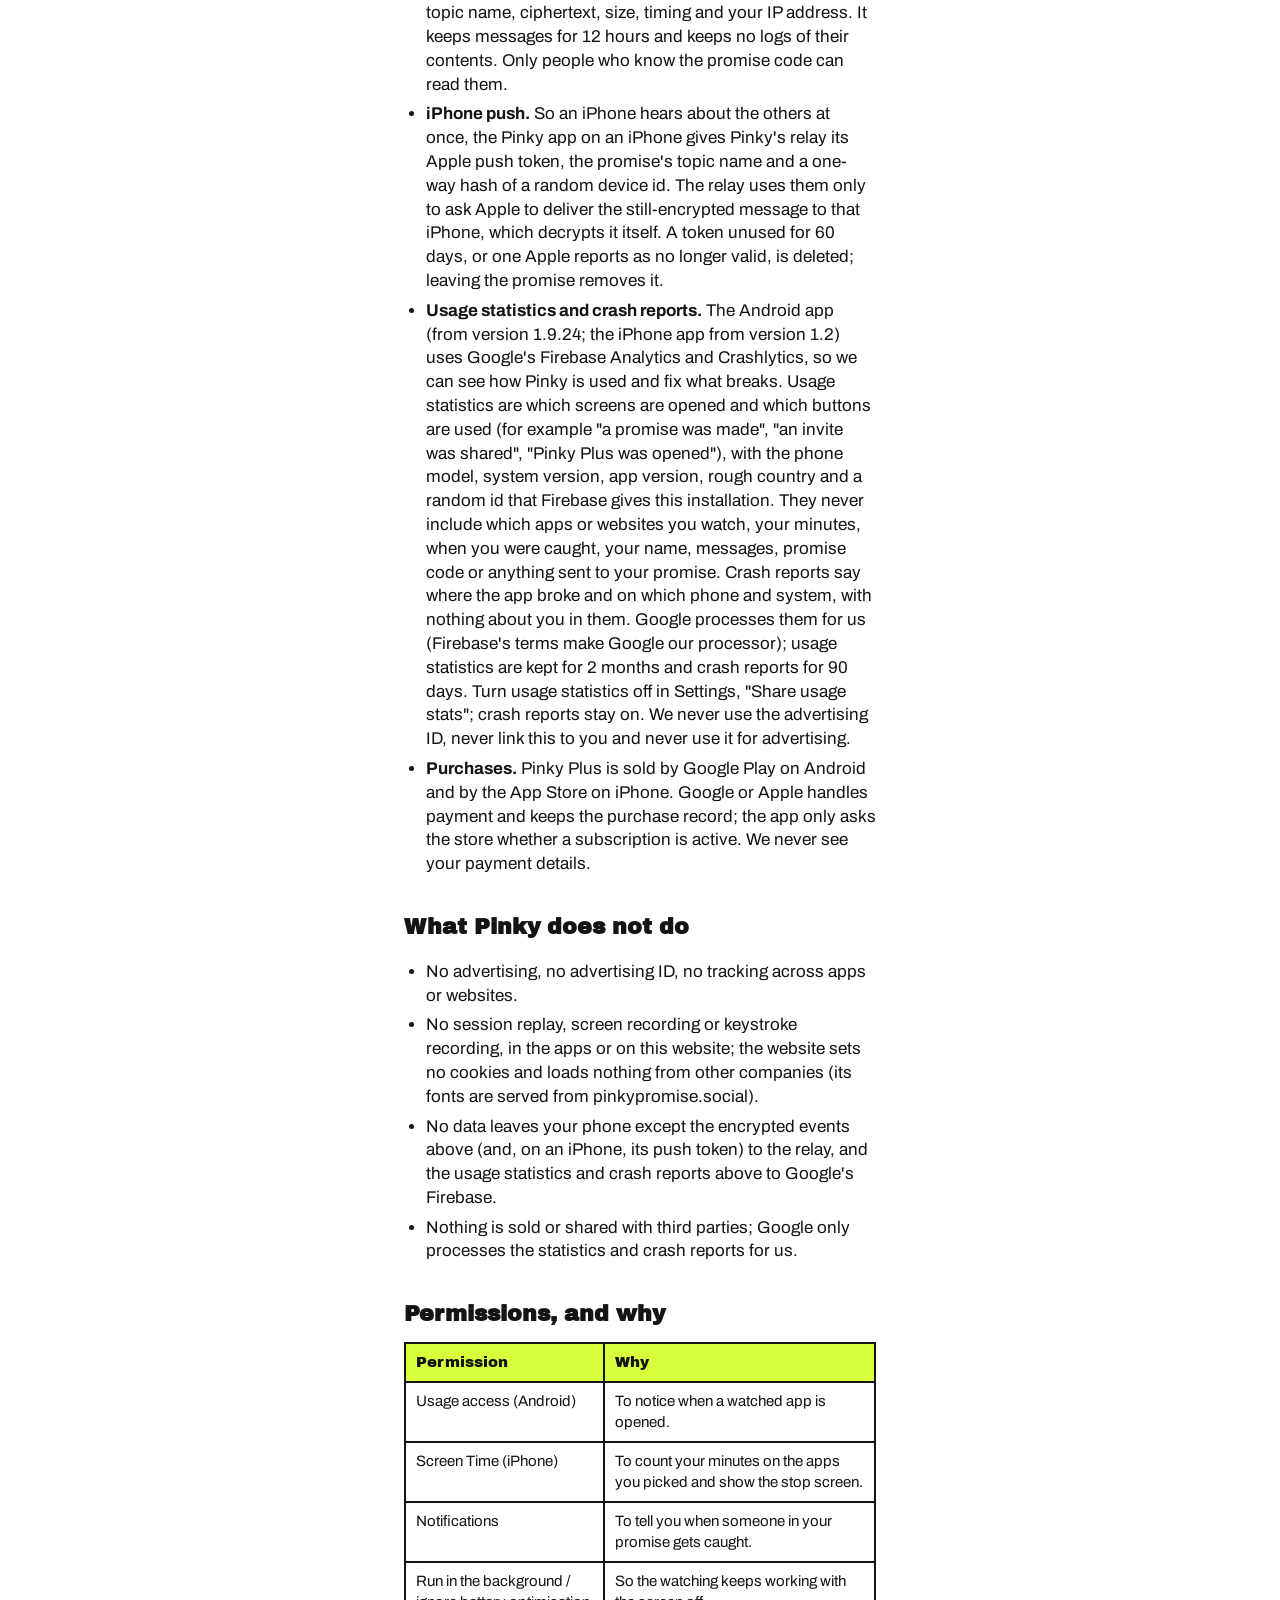
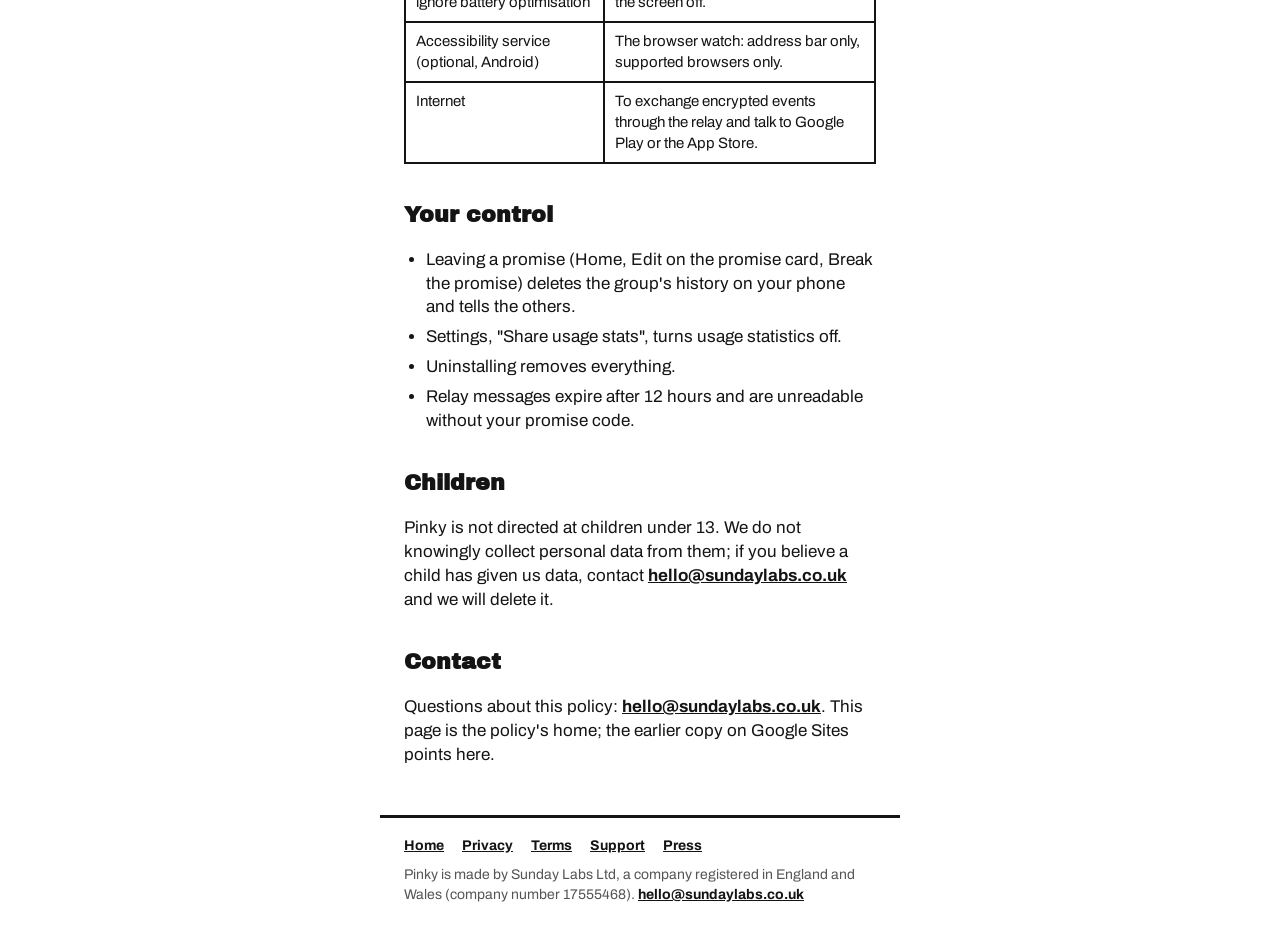
<file: privacy/index.html>
<!doctype html>
<html lang="en">
<head>
<meta charset="utf-8">
<meta name="viewport" content="width=device-width, initial-scale=1">
<title>Pinky privacy policy</title>
<meta name="description" content="What Pinky collects (almost nothing), what it shares with your promise, and what it never does.">
<meta property="og:title" content="Pinky privacy policy">
<meta property="og:description" content="What Pinky collects (almost nothing), what it shares with your promise, and what it never does.">
<meta property="og:image" content="https://pinkypromise.social/og.png">
<meta property="og:type" content="website">
<meta name="theme-color" content="#D7FF3B">
<link rel="icon" href="../icon.png">
<link rel="stylesheet" href="../pinky.css?v=8">
</head>
<body>
<header class="band lime">
  <div class="wrap brand"><a class="home" href="../">
    <svg class="rings" viewBox="0 0 34 22" aria-hidden="true"><circle cx="11" cy="11" r="8"/><circle cx="23" cy="11" r="8"/></svg>
    <span class="word">pinky.</span></a>
  </div>
  <div class="wrap">
    <p class="kicker">Privacy</p>
    <h1>What Pinky sees, and what it never does.</h1>
  </div>
</header>
<main class="wrap doc">

<p class="meta">Last updated: 17 November 2026</p>
<p class="lead">Pinky ("pinky promise: put it down") is an app for Android and iPhone that tells the people in your promise when you open an app you asked it to watch, and vice versa. It is made by Sunday Labs Ltd, a company registered in England and Wales (company number 17555468) and registered with the Information Commissioner's Office (ICO) as data controller, registration number ZC290825.</p>

<h2>What Pinky collects</h2>
<p><b>We can't read anything you share.</b> Pinky has no accounts. Its only server is the relay that passes your promise's encrypted messages between phones (below); the only other thing that leaves your phone is anonymous usage statistics and crash reports (below), which never include what you share.</p>
<p>What the app handles, and where it goes:</p>
<ul>
<li><b>App usage on your phone.</b> With the <i>usage access</i> permission, Pinky checks every few seconds whether one of the apps you chose (Instagram by default) is on screen. It keeps only session start/end times and minutes for the apps you chose, for 30 days, on your phone.</li>
<li><b>Screen Time on an iPhone.</b> On an iPhone, Pinky uses Apple's Screen Time with your permission. You pick the apps in Apple's own picker; Pinky only learns how many minutes you spent on them today (in steps), never which of them, and Apple shows the stop screen. With "Share my minutes" off, your partners only hear when you break the promise.</li>
<li><b>Browser address bar (optional).</b> If you turn on the <i>browser watch</i> (an accessibility service), Pinky reads the address bar of supported browsers to see whether a watched website such as instagram.com is open. It reads nothing else on screen and stores no addresses; only "a watched site was opened/closed" is kept, like an app session.</li>
<li><b>Events shared with your promise.</b> Your minutes on the watched apps today (a total, never which app), the start and end of a session only when it breaks the promise (past the daily allowance or in sleep time), nudges (including any message you type into one), the penalty and goal, your chosen name, your time zone, the names of apps you add to or drop from your watched list, and a few settings (the promise's daily allowance and sleep time, the relay address) are sent to the other phones in your promise through <b>Pinky's relay</b> (run by us on Google Cloud in the United States), the public relay <b>ntfy.sh</b> for promises made before October 2026, or a server you configure. Every message is <b>encrypted on your phone</b> with a key derived from your promise code; the relay sees only an opaque topic name, ciphertext, size, timing and your IP address. It keeps messages for 12 hours and keeps no logs of their contents. Only people who know the promise code can read them.</li>
<li><b>iPhone push.</b> So an iPhone hears about the others at once, the Pinky app on an iPhone gives Pinky's relay its Apple push token, the promise's topic name and a one-way hash of a random device id. The relay uses them only to ask Apple to deliver the still-encrypted message to that iPhone, which decrypts it itself. A token unused for 60 days, or one Apple reports as no longer valid, is deleted; leaving the promise removes it.</li>
<li><b>Usage statistics and crash reports.</b> The Android app (from version 1.9.24; the iPhone app from version 1.2) uses Google's Firebase Analytics and Crashlytics, so we can see how Pinky is used and fix what breaks. Usage statistics are which screens are opened and which buttons are used (for example "a promise was made", "an invite was shared", "Pinky Plus was opened"), with the phone model, system version, app version, rough country and a random id that Firebase gives this installation. They never include which apps or websites you watch, your minutes, when you were caught, your name, messages, promise code or anything sent to your promise. Crash reports say where the app broke and on which phone and system, with nothing about you in them. Google processes them for us (Firebase's terms make Google our processor); usage statistics are kept for 2 months and crash reports for 90 days. Turn usage statistics off in Settings, "Share usage stats"; crash reports stay on. We never use the advertising ID, never link this to you and never use it for advertising.</li>
<li><b>Purchases.</b> Pinky Plus is sold by Google Play on Android and by the App Store on iPhone. Google or Apple handles payment and keeps the purchase record; the app only asks the store whether a subscription is active. We never see your payment details.</li>
</ul>

<h2>What Pinky does not do</h2>
<ul>
<li>No advertising, no advertising ID, no tracking across apps or websites.</li>
<li>No session replay, screen recording or keystroke recording, in the apps or on this website; the website sets no cookies and loads nothing from other companies (its fonts are served from pinkypromise.social).</li>
<li>No data leaves your phone except the encrypted events above (and, on an iPhone, its push token) to the relay, and the usage statistics and crash reports above to Google's Firebase.</li>
<li>Nothing is sold or shared with third parties; Google only processes the statistics and crash reports for us.</li>
</ul>

<h2>Permissions, and why</h2>
<table>
<tr><th>Permission</th><th>Why</th></tr>
<tr><td>Usage access (Android)</td><td>To notice when a watched app is opened.</td></tr>
<tr><td>Screen Time (iPhone)</td><td>To count your minutes on the apps you picked and show the stop screen.</td></tr>
<tr><td>Notifications</td><td>To tell you when someone in your promise gets caught.</td></tr>
<tr><td>Run in the background / ignore battery optimisation</td><td>So the watching keeps working with the screen off.</td></tr>
<tr><td>Accessibility service (optional, Android)</td><td>The browser watch: address bar only, supported browsers only.</td></tr>
<tr><td>Internet</td><td>To exchange encrypted events through the relay and talk to Google Play or the App Store.</td></tr>
</table>

<h2>Your control</h2>
<ul>
<li>Leaving a promise (Home, Edit on the promise card, Break the promise) deletes the group's history on your phone and tells the others.</li>
<li>Settings, "Share usage stats", turns usage statistics off.</li>
<li>Uninstalling removes everything.</li>
<li>Relay messages expire after 12 hours and are unreadable without your promise code.</li>
</ul>

<h2>Children</h2>
<p>Pinky is not directed at children under 13. We do not knowingly collect personal data from them; if you believe a child has given us data, contact <a href="mailto:hello@sundaylabs.co.uk">hello@sundaylabs.co.uk</a> and we will delete it.</p>

<h2>Contact</h2>
<p>Questions about this policy: <a href="mailto:hello@sundaylabs.co.uk">hello@sundaylabs.co.uk</a>. This page is the policy's home; the earlier copy on Google Sites points here.</p>
</main>
<footer class="wrap foot"><nav class="links"><a href="../">Home</a><a href="../privacy/">Privacy</a><a href="../terms/">Terms</a><a href="../support/">Support</a><a href="../press/">Press</a></nav>
<p>Pinky is made by Sunday Labs Ltd, a company registered in England and Wales (company number 17555468). <a href="mailto:hello@sundaylabs.co.uk">hello@sundaylabs.co.uk</a></p></footer>
</body>
</html>
</file>
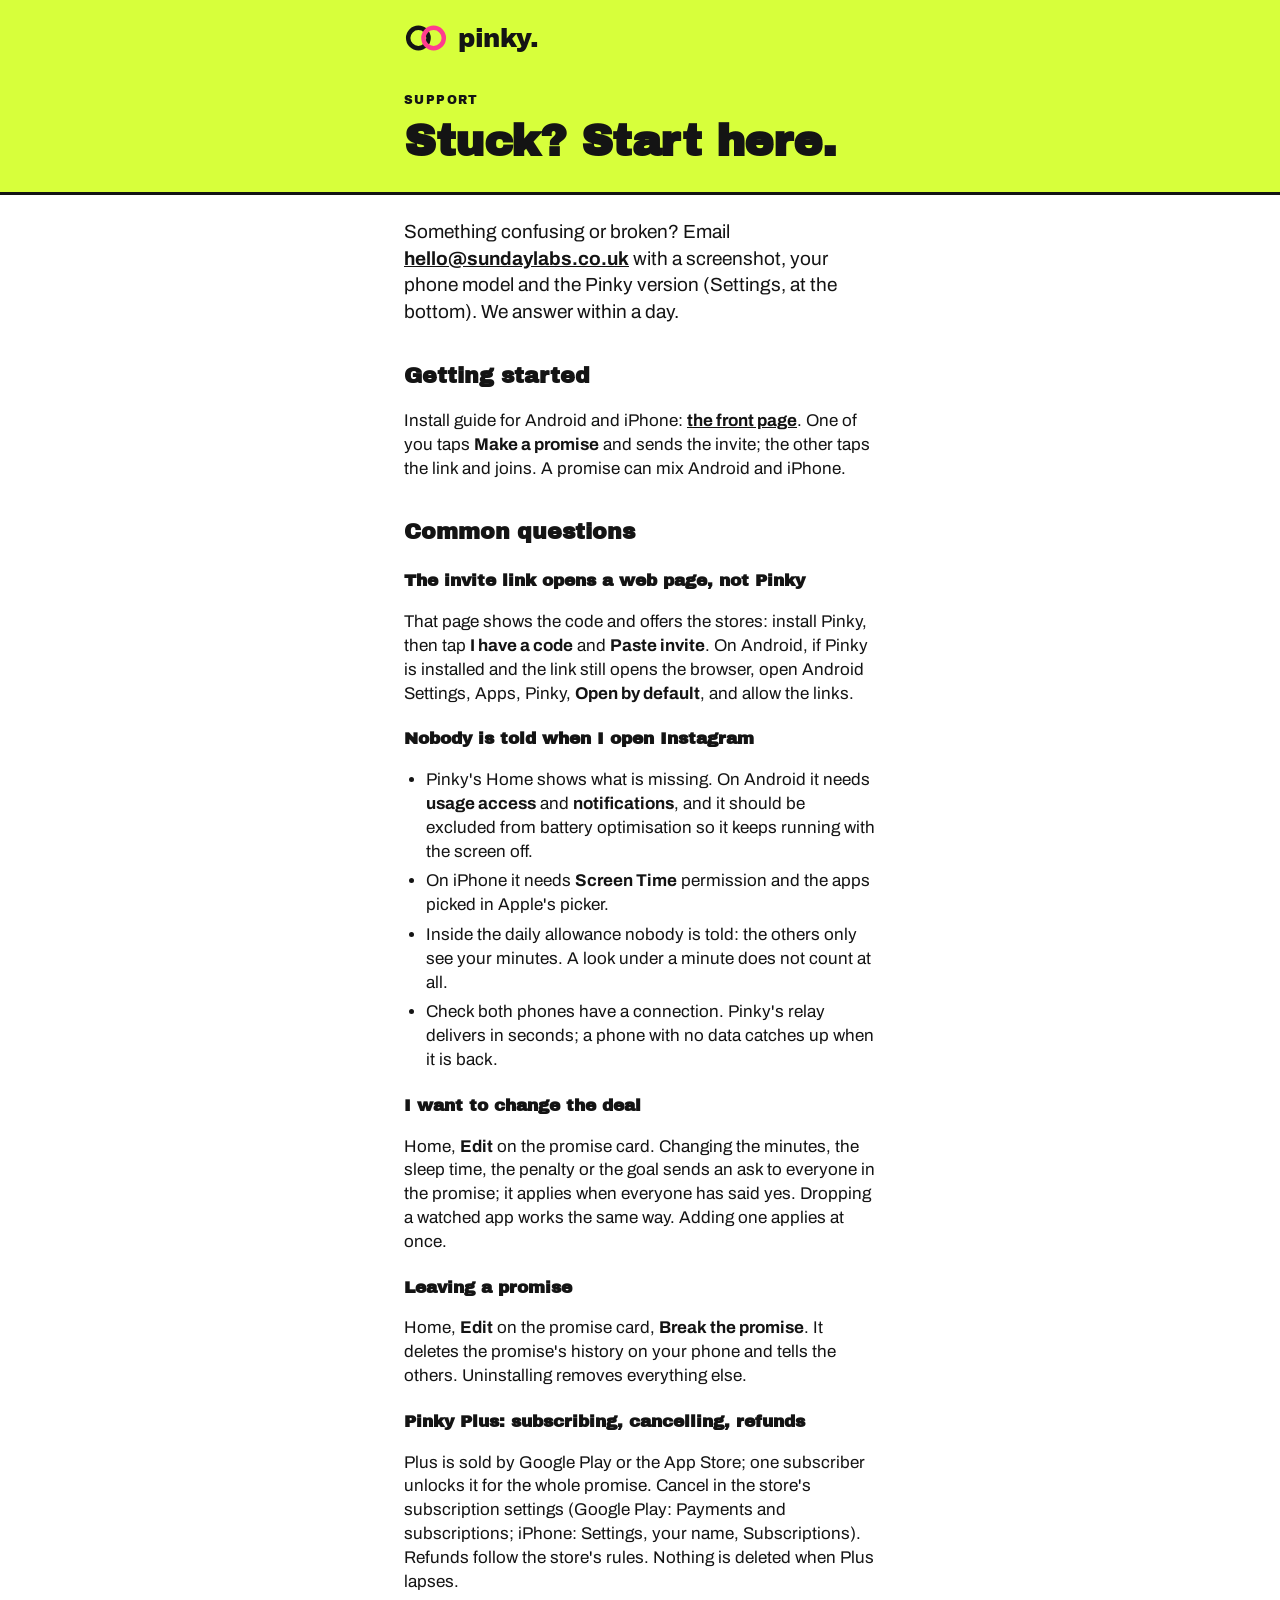
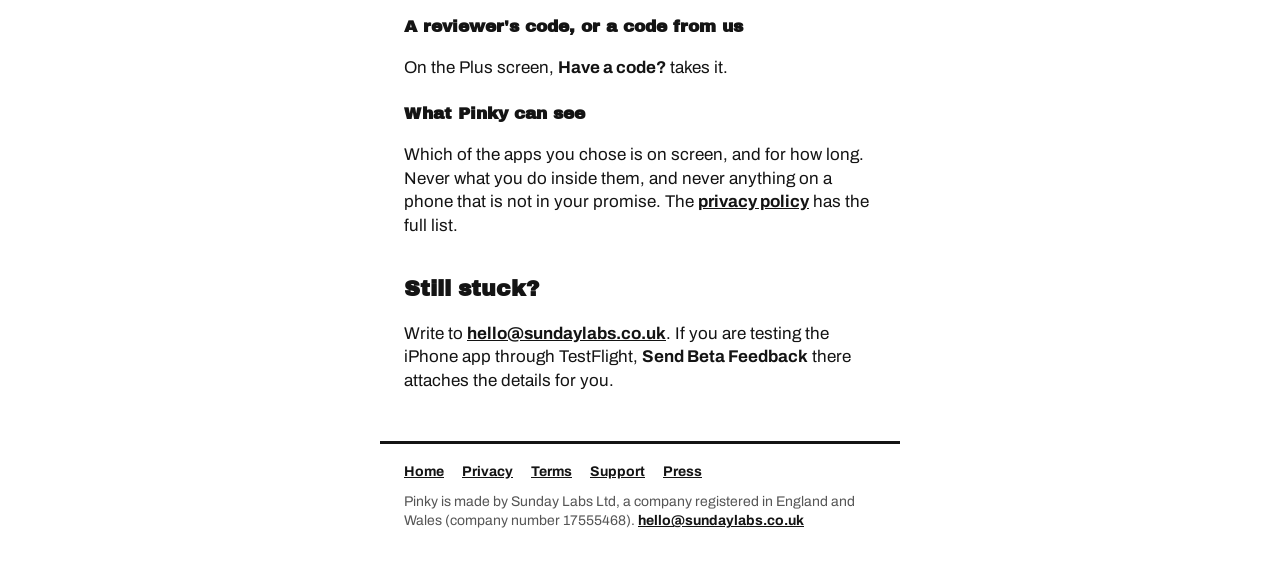
<file: support/index.html>
<!doctype html>
<html lang="en">
<head>
<meta charset="utf-8">
<meta name="viewport" content="width=device-width, initial-scale=1">
<title>Pinky support</title>
<meta name="description" content="Help with Pinky: install, invites, permissions, changing the deal, Pinky Plus, contact.">
<meta property="og:title" content="Pinky support">
<meta property="og:description" content="Help with Pinky: install, invites, permissions, changing the deal, Pinky Plus, contact.">
<meta property="og:image" content="https://pinkypromise.social/og.png">
<meta property="og:type" content="website">
<meta name="theme-color" content="#D7FF3B">
<link rel="icon" href="../icon.png">
<link rel="stylesheet" href="../pinky.css?v=8">
</head>
<body>
<header class="band lime">
  <div class="wrap brand"><a class="home" href="../">
    <svg class="rings" viewBox="0 0 34 22" aria-hidden="true"><circle cx="11" cy="11" r="8"/><circle cx="23" cy="11" r="8"/></svg>
    <span class="word">pinky.</span></a>
  </div>
  <div class="wrap">
    <p class="kicker">Support</p>
    <h1>Stuck? Start here.</h1>
  </div>
</header>
<main class="wrap doc">

<p class="lead">Something confusing or broken? Email <a href="mailto:hello@sundaylabs.co.uk">hello@sundaylabs.co.uk</a> with a screenshot, your phone model and the Pinky version (Settings, at the bottom). We answer within a day.</p>

<h2>Getting started</h2>
<p>Install guide for Android and iPhone: <a href="../">the front page</a>. One of you taps <b>Make a promise</b> and sends the invite; the other taps the link and joins. A promise can mix Android and iPhone.</p>

<h2>Common questions</h2>
<h3>The invite link opens a web page, not Pinky</h3>
<p>That page shows the code and offers the stores: install Pinky, then tap <b>I have a code</b> and <b>Paste invite</b>. On Android, if Pinky is installed and the link still opens the browser, open Android Settings, Apps, Pinky, <b>Open by default</b>, and allow the links.</p>
<h3>Nobody is told when I open Instagram</h3>
<ul>
<li>Pinky's Home shows what is missing. On Android it needs <b>usage access</b> and <b>notifications</b>, and it should be excluded from battery optimisation so it keeps running with the screen off.</li>
<li>On iPhone it needs <b>Screen Time</b> permission and the apps picked in Apple's picker.</li>
<li>Inside the daily allowance nobody is told: the others only see your minutes. A look under a minute does not count at all.</li>
<li>Check both phones have a connection. Pinky's relay delivers in seconds; a phone with no data catches up when it is back.</li>
</ul>
<h3>I want to change the deal</h3>
<p>Home, <b>Edit</b> on the promise card. Changing the minutes, the sleep time, the penalty or the goal sends an ask to everyone in the promise; it applies when everyone has said yes. Dropping a watched app works the same way. Adding one applies at once.</p>
<h3>Leaving a promise</h3>
<p>Home, <b>Edit</b> on the promise card, <b>Break the promise</b>. It deletes the promise's history on your phone and tells the others. Uninstalling removes everything else.</p>
<h3>Pinky Plus: subscribing, cancelling, refunds</h3>
<p>Plus is sold by Google Play or the App Store; one subscriber unlocks it for the whole promise. Cancel in the store's subscription settings (Google Play: Payments and subscriptions; iPhone: Settings, your name, Subscriptions). Refunds follow the store's rules. Nothing is deleted when Plus lapses.</p>
<h3>A reviewer's code, or a code from us</h3>
<p>On the Plus screen, <b>Have a code?</b> takes it.</p>
<h3>What Pinky can see</h3>
<p>Which of the apps you chose is on screen, and for how long. Never what you do inside them, and never anything on a phone that is not in your promise. The <a href="../privacy/">privacy policy</a> has the full list.</p>

<h2>Still stuck?</h2>
<p>Write to <a href="mailto:hello@sundaylabs.co.uk">hello@sundaylabs.co.uk</a>. If you are testing the iPhone app through TestFlight, <b>Send Beta Feedback</b> there attaches the details for you.</p>
</main>
<footer class="wrap foot"><nav class="links"><a href="../">Home</a><a href="../privacy/">Privacy</a><a href="../terms/">Terms</a><a href="../support/">Support</a><a href="../press/">Press</a></nav>
<p>Pinky is made by Sunday Labs Ltd, a company registered in England and Wales (company number 17555468). <a href="mailto:hello@sundaylabs.co.uk">hello@sundaylabs.co.uk</a></p></footer>
</body>
</html>
</file>
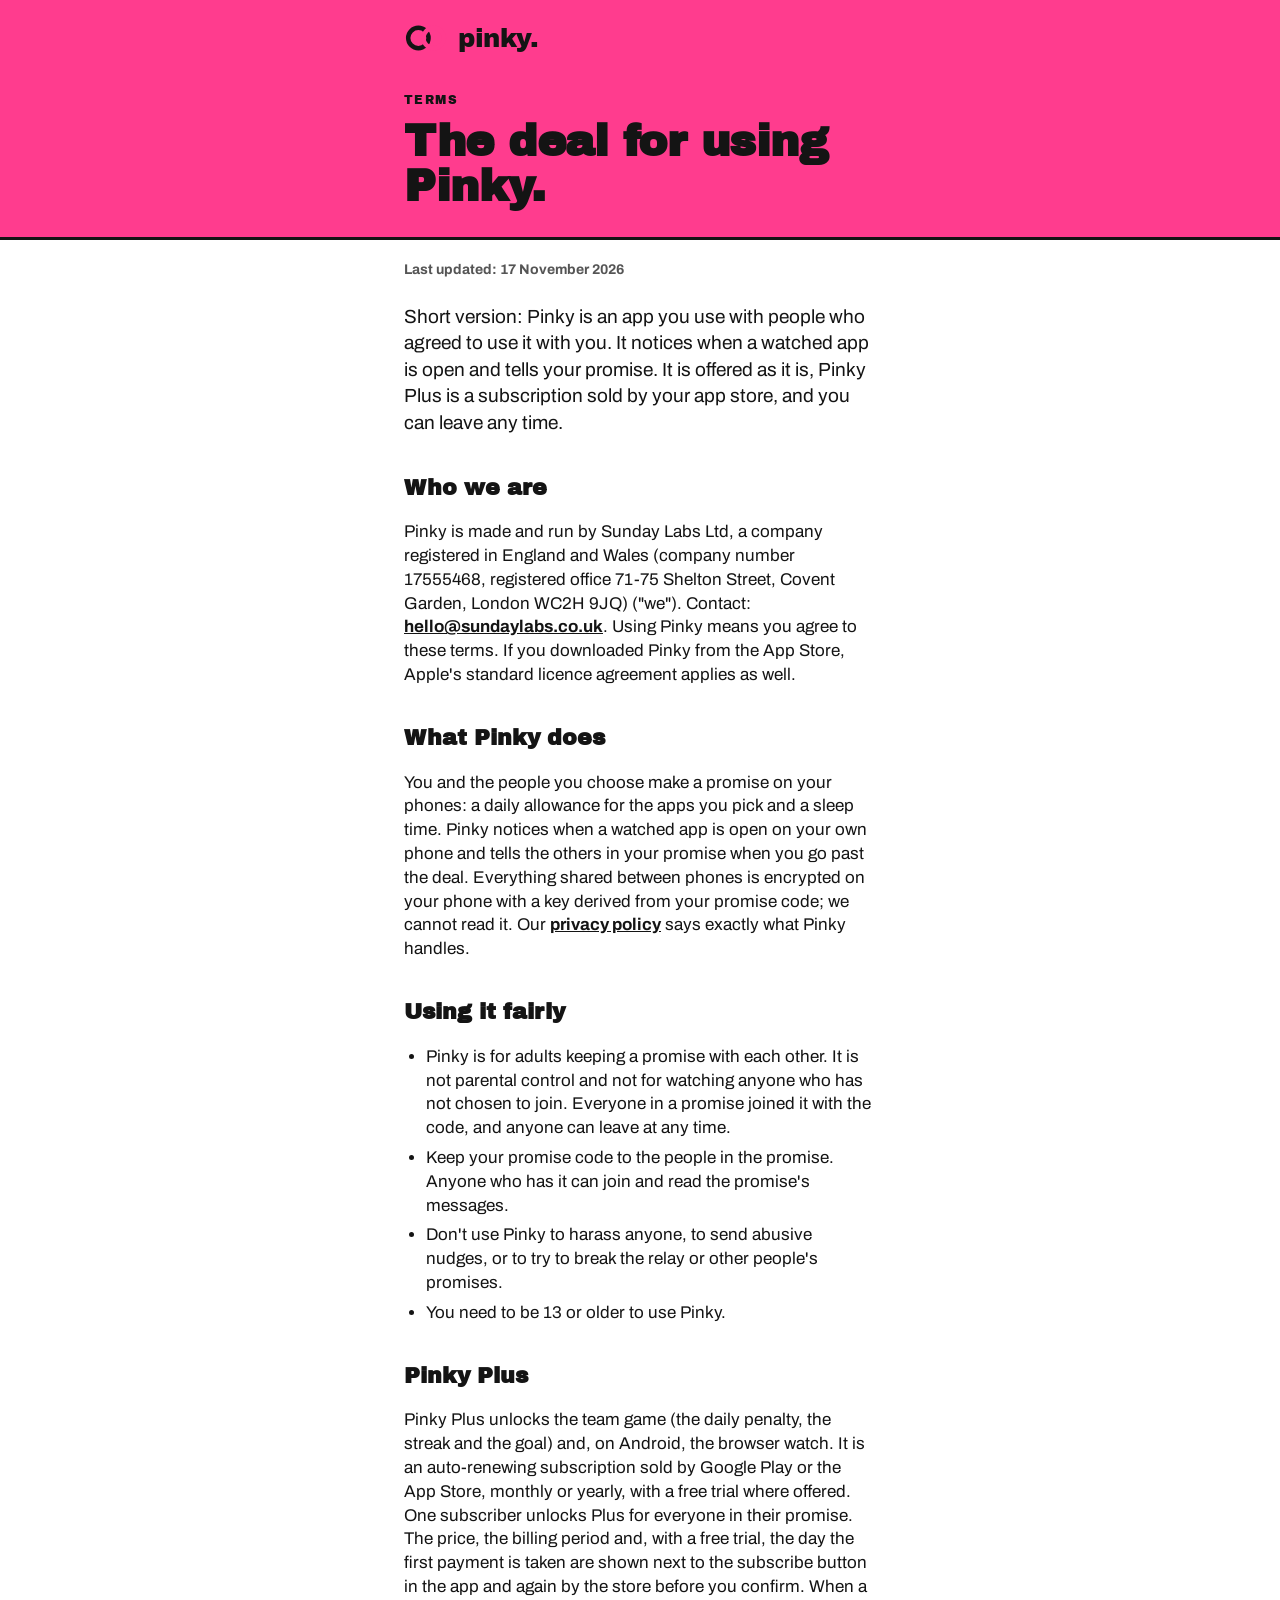
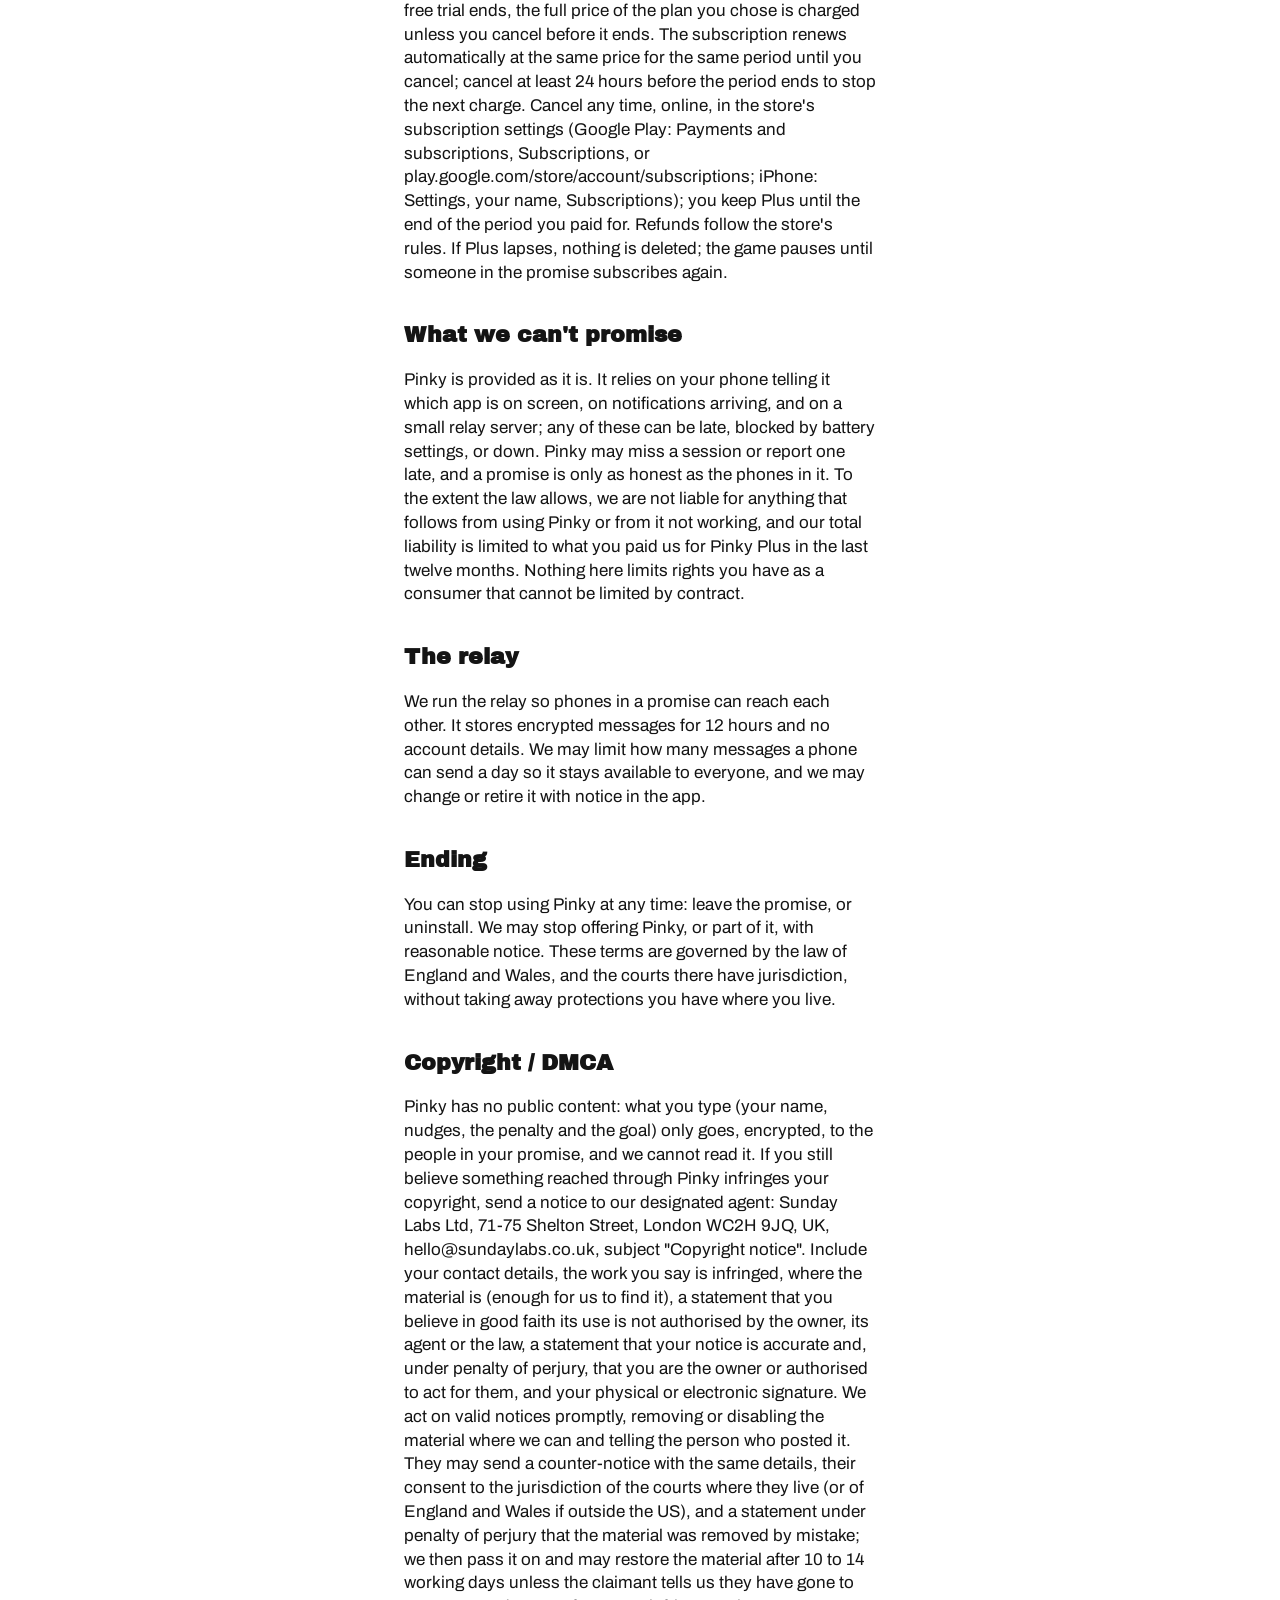
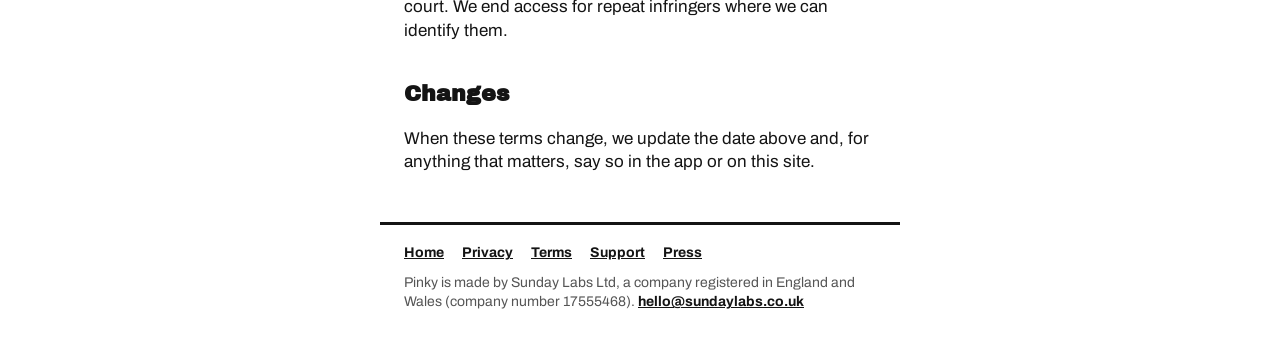
<file: terms/index.html>
<!doctype html>
<html lang="en">
<head>
<meta charset="utf-8">
<meta name="viewport" content="width=device-width, initial-scale=1">
<title>Pinky terms of use</title>
<meta name="description" content="The plain-English terms for using Pinky and Pinky Plus.">
<meta property="og:title" content="Pinky terms of use">
<meta property="og:description" content="The plain-English terms for using Pinky and Pinky Plus.">
<meta property="og:image" content="https://pinkypromise.social/og.png">
<meta property="og:type" content="website">
<meta name="theme-color" content="#D7FF3B">
<link rel="icon" href="../icon.png">
<link rel="stylesheet" href="../pinky.css?v=8">
</head>
<body>
<header class="band pink">
  <div class="wrap brand"><a class="home" href="../">
    <svg class="rings" viewBox="0 0 34 22" aria-hidden="true"><circle cx="11" cy="11" r="8"/><circle cx="23" cy="11" r="8"/></svg>
    <span class="word">pinky.</span></a>
  </div>
  <div class="wrap">
    <p class="kicker">Terms</p>
    <h1>The deal for using Pinky.</h1>
  </div>
</header>
<main class="wrap doc">

<p class="meta">Last updated: 17 November 2026</p>
<p class="lead">Short version: Pinky is an app you use with people who agreed to use it with you. It notices when a watched app is open and tells your promise. It is offered as it is, Pinky Plus is a subscription sold by your app store, and you can leave any time.</p>

<h2>Who we are</h2>
<p>Pinky is made and run by Sunday Labs Ltd, a company registered in England and Wales (company number 17555468, registered office 71-75 Shelton Street, Covent Garden, London WC2H 9JQ) ("we"). Contact: <a href="mailto:hello@sundaylabs.co.uk">hello@sundaylabs.co.uk</a>. Using Pinky means you agree to these terms. If you downloaded Pinky from the App Store, Apple's standard licence agreement applies as well.</p>

<h2>What Pinky does</h2>
<p>You and the people you choose make a promise on your phones: a daily allowance for the apps you pick and a sleep time. Pinky notices when a watched app is open on your own phone and tells the others in your promise when you go past the deal. Everything shared between phones is encrypted on your phone with a key derived from your promise code; we cannot read it. Our <a href="../privacy/">privacy policy</a> says exactly what Pinky handles.</p>

<h2>Using it fairly</h2>
<ul>
<li>Pinky is for adults keeping a promise with each other. It is not parental control and not for watching anyone who has not chosen to join. Everyone in a promise joined it with the code, and anyone can leave at any time.</li>
<li>Keep your promise code to the people in the promise. Anyone who has it can join and read the promise's messages.</li>
<li>Don't use Pinky to harass anyone, to send abusive nudges, or to try to break the relay or other people's promises.</li>
<li>You need to be 13 or older to use Pinky.</li>
</ul>

<h2>Pinky Plus</h2>
<p>Pinky Plus unlocks the team game (the daily penalty, the streak and the goal) and, on Android, the browser watch. It is an auto-renewing subscription sold by Google Play or the App Store, monthly or yearly, with a free trial where offered. One subscriber unlocks Plus for everyone in their promise. The price, the billing period and, with a free trial, the day the first payment is taken are shown next to the subscribe button in the app and again by the store before you confirm. When a free trial ends, the full price of the plan you chose is charged unless you cancel before it ends. The subscription renews automatically at the same price for the same period until you cancel; cancel at least 24 hours before the period ends to stop the next charge. Cancel any time, online, in the store's subscription settings (Google Play: Payments and subscriptions, Subscriptions, or play.google.com/store/account/subscriptions; iPhone: Settings, your name, Subscriptions); you keep Plus until the end of the period you paid for. Refunds follow the store's rules. If Plus lapses, nothing is deleted; the game pauses until someone in the promise subscribes again.</p>

<h2>What we can't promise</h2>
<p>Pinky is provided as it is. It relies on your phone telling it which app is on screen, on notifications arriving, and on a small relay server; any of these can be late, blocked by battery settings, or down. Pinky may miss a session or report one late, and a promise is only as honest as the phones in it. To the extent the law allows, we are not liable for anything that follows from using Pinky or from it not working, and our total liability is limited to what you paid us for Pinky Plus in the last twelve months. Nothing here limits rights you have as a consumer that cannot be limited by contract.</p>

<h2>The relay</h2>
<p>We run the relay so phones in a promise can reach each other. It stores encrypted messages for 12 hours and no account details. We may limit how many messages a phone can send a day so it stays available to everyone, and we may change or retire it with notice in the app.</p>

<h2>Ending</h2>
<p>You can stop using Pinky at any time: leave the promise, or uninstall. We may stop offering Pinky, or part of it, with reasonable notice. These terms are governed by the law of England and Wales, and the courts there have jurisdiction, without taking away protections you have where you live.</p>

<h2>Copyright / DMCA</h2>
<p>Pinky has no public content: what you type (your name, nudges, the penalty and the goal) only goes, encrypted, to the people in your promise, and we cannot read it. If you still believe something reached through Pinky infringes your copyright, send a notice to our designated agent: Sunday Labs Ltd, 71-75 Shelton Street, London WC2H 9JQ, UK, hello@sundaylabs.co.uk, subject "Copyright notice". Include your contact details, the work you say is infringed, where the material is (enough for us to find it), a statement that you believe in good faith its use is not authorised by the owner, its agent or the law, a statement that your notice is accurate and, under penalty of perjury, that you are the owner or authorised to act for them, and your physical or electronic signature. We act on valid notices promptly, removing or disabling the material where we can and telling the person who posted it. They may send a counter-notice with the same details, their consent to the jurisdiction of the courts where they live (or of England and Wales if outside the US), and a statement under penalty of perjury that the material was removed by mistake; we then pass it on and may restore the material after 10 to 14 working days unless the claimant tells us they have gone to court. We end access for repeat infringers where we can identify them.</p>

<h2>Changes</h2>
<p>When these terms change, we update the date above and, for anything that matters, say so in the app or on this site.</p>
</main>
<footer class="wrap foot"><nav class="links"><a href="../">Home</a><a href="../privacy/">Privacy</a><a href="../terms/">Terms</a><a href="../support/">Support</a><a href="../press/">Press</a></nav>
<p>Pinky is made by Sunday Labs Ltd, a company registered in England and Wales (company number 17555468). <a href="mailto:hello@sundaylabs.co.uk">hello@sundaylabs.co.uk</a></p></footer>
</body>
</html>
</file>
<file: pinky.css>
/* Pinky's web pages: the app's palette (core/BrandArgb.kt) and fonts, flat blocks, no shadows. */
@font-face { font-family: "Archivo Black"; src: url("fonts/ArchivoBlack.woff2") format("woff2"), url("fonts/ArchivoBlack.ttf") format("truetype"); font-display: swap; }
@font-face { font-family: "Archivo"; src: url("fonts/Archivo.woff2") format("woff2"), url("fonts/Archivo.ttf") format("truetype"); font-weight: 100 900; font-display: swap; }

:root { --lime: #D7FF3B; --pink: #FF3C8E; --ink: #141414; --bg: #FFFFFF; --muted: #555555; }
* { box-sizing: border-box; }
[hidden] { display: none !important; }
body { margin: 0; background: var(--bg); color: var(--ink); font-family: "Archivo", system-ui, sans-serif; font-size: 17px; line-height: 1.4; }
.wrap { max-width: 520px; margin: 0 auto; padding: 0 24px; }
.band { border-bottom: 3px solid var(--ink); padding: 20px 0 28px; }
.lime { background: var(--lime); }
.pink { background: var(--pink); }
.brand { display: flex; align-items: center; gap: 10px; margin-bottom: 36px; }
.rings { width: 44px; height: 28px; }
.rings circle { fill: none; stroke-width: 3.5; }
.rings circle:first-child { stroke: var(--ink); }
.rings circle:last-child { stroke: var(--pink); }
.word { font-family: "Archivo Black", sans-serif; font-size: 26px; letter-spacing: -0.5px; }
.kicker { margin: 0 0 10px; font-family: "Archivo Black", sans-serif; font-size: 12px; letter-spacing: 1.4px; text-transform: uppercase; }
h1 { margin: 0; font-family: "Archivo Black", sans-serif; font-size: 44px; line-height: 1.02; letter-spacing: -0.5px; }
h2 { margin: 36px 0 12px; font-family: "Archivo Black", sans-serif; font-size: 22px; }
.lead { margin: 24px 0; font-size: 19px; }
.code-box { border: 3px solid var(--ink); background: var(--lime); padding: 14px 16px; margin-bottom: 16px; display: flex; flex-direction: column; gap: 4px; }
.label { font-size: 13px; font-weight: 700; }
.code { font-family: ui-monospace, "SF Mono", Menlo, monospace; font-weight: 700; font-size: 24px; letter-spacing: 1px; }
.pill { display: flex; align-items: center; justify-content: center; height: 60px; border-radius: 999px; background: var(--ink); color: var(--lime); font-family: "Archivo Black", sans-serif; font-size: 19px; text-decoration: none; }
.box { display: inline-flex; align-items: center; justify-content: center; min-height: 48px; padding: 0 18px; border: 3px solid var(--ink); background: var(--bg); color: var(--ink); font-family: "Archivo Black", sans-serif; font-size: 15px; text-decoration: none; cursor: pointer; }
.box.off { border-color: #999; color: #777; cursor: default; }
.steps { list-style: none; margin: 0; padding: 0; display: flex; flex-direction: column; gap: 18px; }
.steps li { display: flex; gap: 14px; align-items: flex-start; }
.steps .n { flex: none; width: 36px; height: 36px; border: 3px solid var(--ink); display: flex; align-items: center; justify-content: center; font-family: "Archivo Black", sans-serif; }
.steps .box { margin-top: 10px; }
.steps li > div > .box { display: flex; width: fit-content; }
.stores { display: flex; flex-wrap: wrap; gap: 10px; }
/* The landing page: both stores in the top band, one row on a phone (user 2026-11-01: see at once where to go for each platform). */
.band .pick { margin: 18px 0 10px; font-weight: 700; font-size: 15px; }
.band .stores .store { flex: 1 1 0; min-width: 0; gap: 8px; padding: 8px 6px 8px 8px; }
.band .stores .store span { font-size: 14px; }
.band .stores .store svg { width: 24px; height: 24px; }
.band .stores .badge { flex: 1 1 0; min-width: 0; }
.band .stores .badge img { height: auto; width: 100%; max-width: 168px; }
.note { display: block; margin-top: 6px; font-weight: 700; }
.foot { margin-top: 48px; padding-top: 18px; padding-bottom: 40px; border-top: 3px solid var(--ink); font-size: 14px; color: var(--muted); }
.foot a { color: var(--ink); font-weight: 700; }
a:focus-visible, button:focus-visible { outline: 3px solid var(--pink); outline-offset: 3px; }
main a:not(.box):not(.pill) { color: var(--ink); font-weight: 700; }
#android .note, .steps .note { font-weight: 400; }
.store { gap: 10px; height: auto; min-height: 56px; padding: 8px 16px 8px 12px; text-align: left; }
.store svg { width: 26px; height: 26px; flex: none; fill: currentColor; }
.store span { display: flex; flex-direction: column; line-height: 1.1; font-family: "Archivo Black", sans-serif; font-size: 17px; }
.store small { font-family: "Archivo", sans-serif; font-weight: 600; font-size: 12px; }

/* Document pages (privacy, terms, support, press) and the shared footer. */
.brand .home { display: flex; align-items: center; gap: 10px; color: var(--ink); text-decoration: none; }
.meta { margin: 20px 0 0; font-size: 14px; color: var(--muted); font-weight: 700; }
.doc h3 { margin: 22px 0 6px; font-family: "Archivo Black", sans-serif; font-size: 17px; }
.doc ul { padding-left: 22px; }
.doc li { margin: 6px 0; }
.doc table { border-collapse: collapse; width: 100%; margin: 12px 0; font-size: 15px; }
.doc th, .doc td { border: 2px solid var(--ink); padding: 8px 10px; text-align: left; vertical-align: top; }
.doc th { background: var(--lime); font-family: "Archivo Black", sans-serif; font-weight: 400; }
.doc code { font-family: ui-monospace, "SF Mono", Menlo, monospace; font-size: 14px; }
.kit { display: flex; flex-wrap: wrap; gap: 14px; margin: 14px 0; }
.kit a { display: flex; flex-direction: column; gap: 6px; border: 3px solid var(--ink); padding: 10px; color: var(--ink); text-decoration: none; font-weight: 700; font-size: 13px; background: var(--bg); }
.kit img { display: block; max-width: 100%; height: auto; }
.shots a { width: calc(33.33% - 10px); }
.shots img { width: 100%; }
.links { display: flex; flex-wrap: wrap; gap: 6px 18px; margin-bottom: 10px; }
.foot p { margin: 0; }

/* Store buttons by stage: <body data-stage="test"> shows our own test boxes (closed test, TestFlight);
   "live" shows the official badges (web/pinky/STAGE, rewritten by scripts/deploy-web.sh). */
.badge { display: inline-flex; }
.badge img { display: block; height: 56px; width: auto; }
.steps .stores { margin-top: 10px; }
body[data-stage="test"] .live { display: none !important; }
body[data-stage="live"] .test { display: none !important; }
/* "ios": the App Store is live, Play still in closed testing (2026-11-19): Android keeps its test boxes, iPhone gets the badge. */
body[data-stage="ios"] .test:not(.android), body[data-stage="ios"] .live.android { display: none !important; }
body:not([data-stage="ios"]) .ios-only { display: none !important; }
</file>
